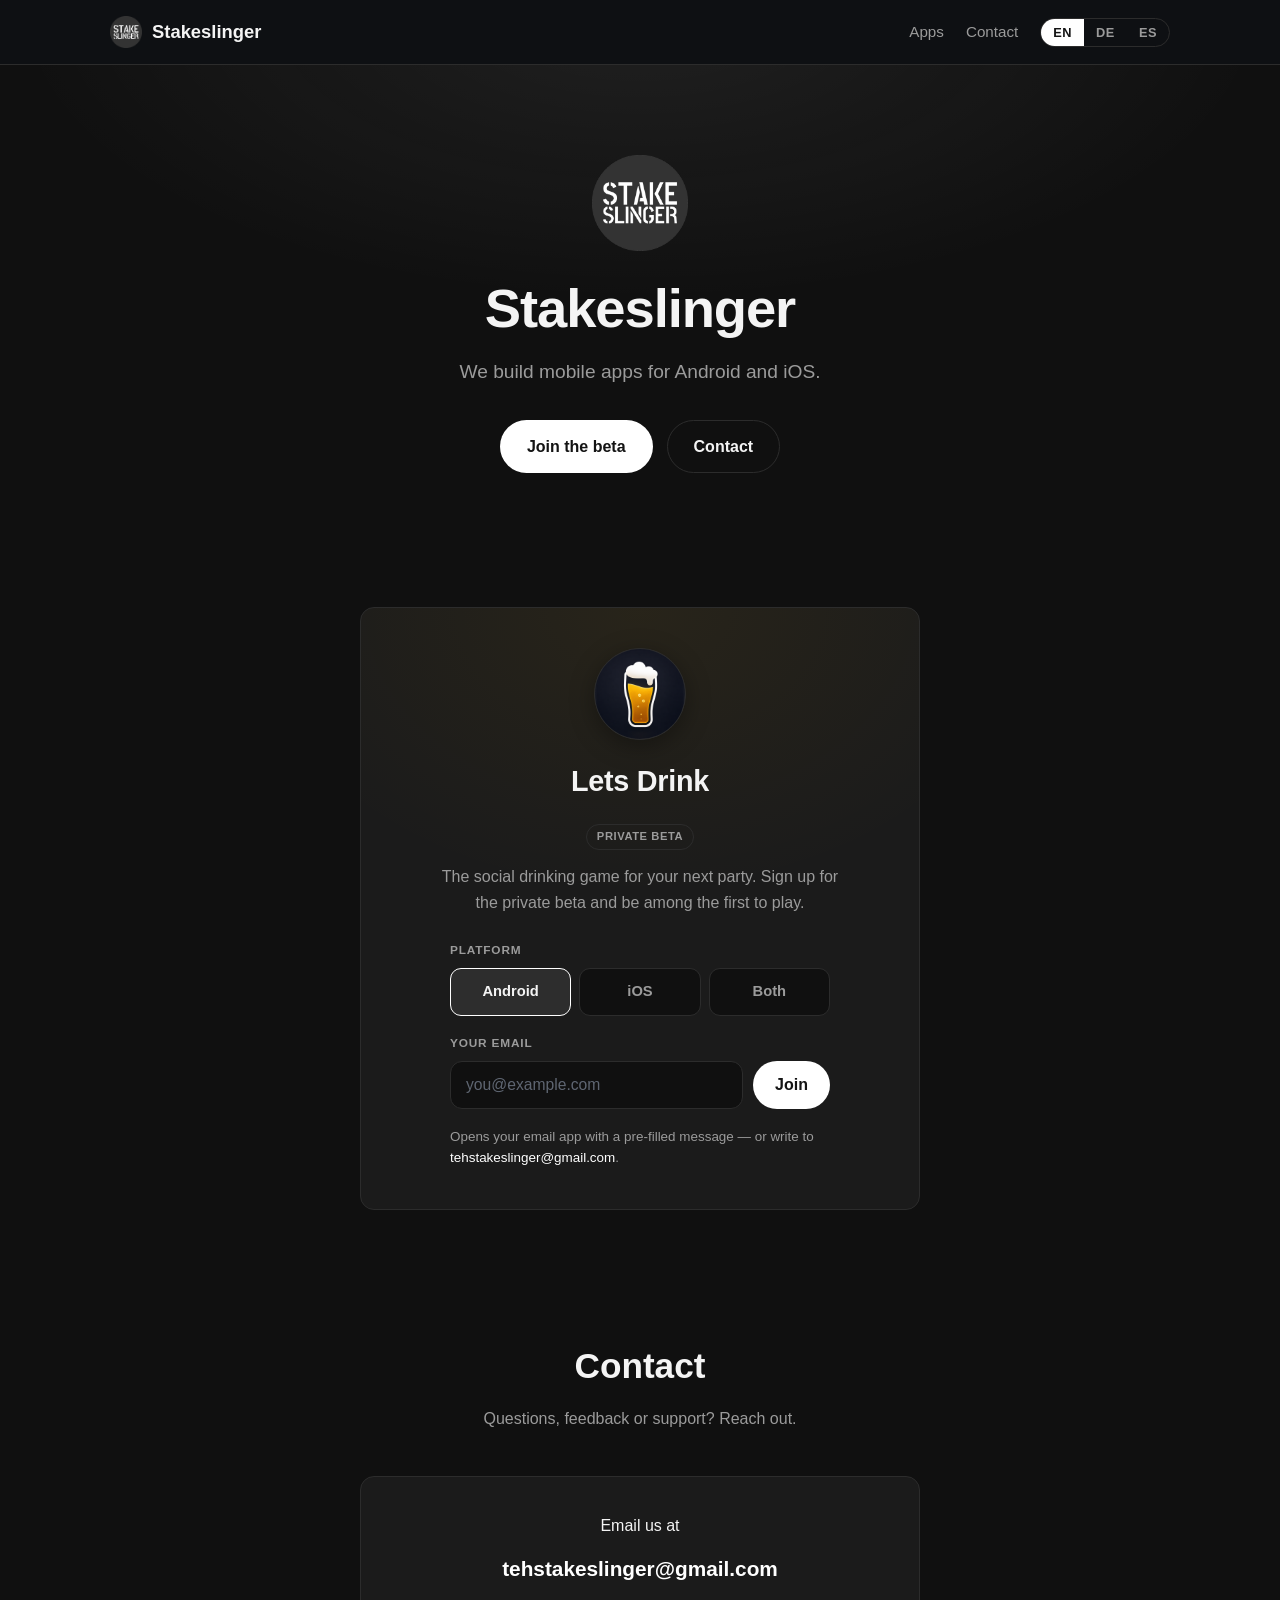
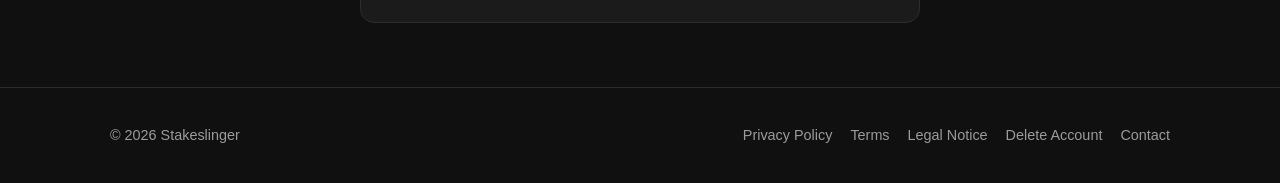
<file: index.html>
<!DOCTYPE html>
<html lang="en">
<head>
  <meta charset="UTF-8">
  <meta name="viewport" content="width=device-width, initial-scale=1.0">
  <title>Stakeslinger — Mobile Apps</title>
  <meta name="description" content="Stakeslinger builds mobile apps for Android and iOS. Learn about our apps and get in touch.">
  <meta name="author" content="Stakeslinger">
  <meta name="robots" content="index, follow">
  <link rel="canonical" href="https://stakeslinger.com/">

  <!-- Open Graph -->
  <meta property="og:type" content="website">
  <meta property="og:url" content="https://stakeslinger.com/">
  <meta property="og:title" content="Stakeslinger — Mobile Apps">
  <meta property="og:description" content="Stakeslinger builds mobile apps for Android and iOS.">
  <meta property="og:image" content="https://stakeslinger.com/images/og-image.png">
  <meta property="og:site_name" content="Stakeslinger">

  <!-- Twitter -->
  <meta name="twitter:card" content="summary_large_image">
  <meta name="twitter:title" content="Stakeslinger — Mobile Apps">
  <meta name="twitter:description" content="Stakeslinger builds mobile apps for Android and iOS.">
  <meta name="twitter:image" content="https://stakeslinger.com/images/og-image.png">

  <!-- Icons / PWA -->
  <link rel="icon" href="/favicon.ico" sizes="any">
  <link rel="icon" type="image/png" href="/icons/icon-32.png">
  <link rel="apple-touch-icon" href="/icons/icon-192.png">
  <link rel="manifest" href="/manifest.json">
  <meta name="theme-color" content="#101010">

  <link rel="stylesheet" href="/css/style.css?v=20260602">

  <!-- Structured Data -->
  <script type="application/ld+json">
  {
    "@context": "https://schema.org",
    "@type": "Organization",
    "name": "Stakeslinger",
    "url": "https://stakeslinger.com",
    "logo": "https://stakeslinger.com/images/logo.png",
    "email": "tehstakeslinger@gmail.com"
  }
  </script>
</head>
<body>
  <header class="site-header">
    <div class="container nav">
      <a class="brand" href="/">
        <img src="/images/logo.png" alt="Stakeslinger" onerror="this.style.display='none'">
        <span>Stakeslinger</span>
      </a>
      <nav class="nav-links">
        <a href="#apps" class="hide-mobile"><span data-lang="en">Apps</span><span data-lang="de">Apps</span><span data-lang="es">Apps</span></a>
        <a href="#contact" class="hide-mobile"><span data-lang="en">Contact</span><span data-lang="de">Kontakt</span><span data-lang="es">Contacto</span></a>
        <div class="lang-toggle">
          <button data-set-lang="en">EN</button>
          <button data-set-lang="de">DE</button>
          <button data-set-lang="es">ES</button>
        </div>
      </nav>
    </div>
  </header>

  <!-- Hero -->
  <section class="hero">
    <div class="container">
      <img class="logo" src="/images/logo.png" alt="Stakeslinger" onerror="this.style.display='none'">
      <h1>Stakeslinger</h1>
      <p class="lead">
        <span data-lang="en">We build mobile apps for Android and iOS.</span>
        <span data-lang="de">Wir entwickeln mobile Apps für Android und iOS.</span><span data-lang="es">Desarrollamos apps móviles para Android e iOS.</span>
      </p>
      <div class="btn-row">
        <a class="btn btn-primary" href="#apps"><span data-lang="en">Join the beta</span><span data-lang="de">Beta beitreten</span><span data-lang="es">Unirme a la beta</span></a>
        <a class="btn btn-ghost" href="#contact"><span data-lang="en">Contact</span><span data-lang="de">Kontakt</span><span data-lang="es">Contacto</span></a>
      </div>
    </div>
  </section>

  <!-- App: Lets Drink (Beta) -->
  <section id="apps">
    <div class="container">
      <div class="card app-card app-solo">
        <div class="app-icon app-icon-img"><img src="/icons/play_store_icon_512.png" alt="Lets Drink app icon"></div>
        <h3>Lets Drink</h3>
        <span class="badge soon"><span data-lang="en">Private Beta</span><span data-lang="de">Private Beta</span><span data-lang="es">Beta privada</span></span>
        <p style="margin-top:14px;">
          <span data-lang="en">The social drinking game for your next party. Sign up for the private beta and be among the first to play.</span>
          <span data-lang="de">Das Trinkspiel für deine nächste Party. Melde dich für die private Beta an und sei von Anfang an dabei.</span>
          <span data-lang="es">El juego para beber en tu próxima fiesta. Regístrate en la beta privada y sé de los primeros en jugar.</span>
        </p>

        <form class="form" id="betaForm">
          <label>
            <span data-lang="en">Platform</span><span data-lang="de">Plattform</span><span data-lang="es">Plataforma</span>
          </label>
          <div class="segment">
            <input type="radio" id="pf-and" name="platform" value="Android" checked>
            <label for="pf-and">Android</label>
            <input type="radio" id="pf-ios" name="platform" value="iOS">
            <label for="pf-ios">iOS</label>
            <input type="radio" id="pf-both" name="platform" value="Android + iOS">
            <label for="pf-both"><span data-lang="en">Both</span><span data-lang="de">Beide</span><span data-lang="es">Ambos</span></label>
          </div>

          <label for="beta-email">
            <span data-lang="en">Your email</span><span data-lang="de">Deine E-Mail</span><span data-lang="es">Tu correo</span>
          </label>
          <div class="field-inline">
            <input type="email" id="beta-email" name="email" required autocomplete="email" placeholder="you@example.com">
            <button type="submit" class="btn btn-primary">
              <span data-lang="en">Join</span><span data-lang="de">Beitreten</span><span data-lang="es">Unirme</span>
            </button>
          </div>

          <p class="note">
            <span data-lang="en">Opens your email app with a pre-filled message — or write to </span>
            <span data-lang="de">Öffnet deine E-Mail-App mit vorausgefüllter Nachricht — oder schreib an </span>
            <span data-lang="es">Abre tu app de correo con un mensaje predefinido — o escríbenos a </span>
            <a href="mailto:tehstakeslinger@gmail.com?subject=Lets%20Drink%20Beta%20signup">tehstakeslinger@gmail.com</a>.
          </p>
        </form>
      </div>
    </div>
  </section>

  <!-- Contact -->
  <section id="contact">
    <div class="container">
      <h2><span data-lang="en">Contact</span><span data-lang="de">Kontakt</span><span data-lang="es">Contacto</span></h2>
      <p class="sub">
        <span data-lang="en">Questions, feedback or support? Reach out.</span>
        <span data-lang="de">Fragen, Feedback oder Support? Melde dich.</span><span data-lang="es">¿Preguntas, comentarios o soporte? Escríbenos.</span>
      </p>
      <div class="contact-box">
        <p style="margin-bottom:14px;">
          <span data-lang="en">Email us at</span>
          <span data-lang="de">Schreib uns an</span><span data-lang="es">Escríbenos a</span>
        </p>
        <a class="email" href="mailto:tehstakeslinger@gmail.com">tehstakeslinger@gmail.com</a>
      </div>
    </div>
  </section>

  <footer class="site-footer">
    <div class="container footer-inner">
      <div>© <span id="year">2026</span> Stakeslinger</div>
      <nav class="footer-links">
        <a href="/privacy-policy.html"><span data-lang="en">Privacy Policy</span><span data-lang="de">Datenschutz</span><span data-lang="es">Privacidad</span></a>
        <a href="/terms.html"><span data-lang="en">Terms</span><span data-lang="de">AGB</span><span data-lang="es">Términos</span></a>
        <a href="/impressum.html"><span data-lang="en">Legal Notice</span><span data-lang="de">Rechtliches</span><span data-lang="es">Aviso legal</span></a>
        <a href="/delete-account.html"><span data-lang="en">Delete Account</span><span data-lang="de">Konto löschen</span><span data-lang="es">Eliminar cuenta</span></a>
        <a href="mailto:tehstakeslinger@gmail.com"><span data-lang="en">Contact</span><span data-lang="de">Kontakt</span><span data-lang="es">Contacto</span></a>
      </nav>
    </div>
  </footer>

  <script src="/js/main.js?v=20260602"></script>
  <script>
    document.getElementById("betaForm").addEventListener("submit", function (e) {
      e.preventDefault();
      var email = document.getElementById("beta-email").value || "(not provided)";
      var pf = document.querySelector('input[name="platform"]:checked');
      var platform = pf ? pf.value : "(not specified)";
      var subject = "Lets Drink Beta signup";
      var body =
        "Lets Drink — private beta signup\n\n" +
        "Email: " + email + "\n" +
        "Platform: " + platform + "\n\n" +
        "Please add me to the Lets Drink beta.";
      window.location.href =
        "mailto:tehstakeslinger@gmail.com?subject=" +
        encodeURIComponent(subject) + "&body=" + encodeURIComponent(body);
    });
  </script>
</body>
</html>
</file>
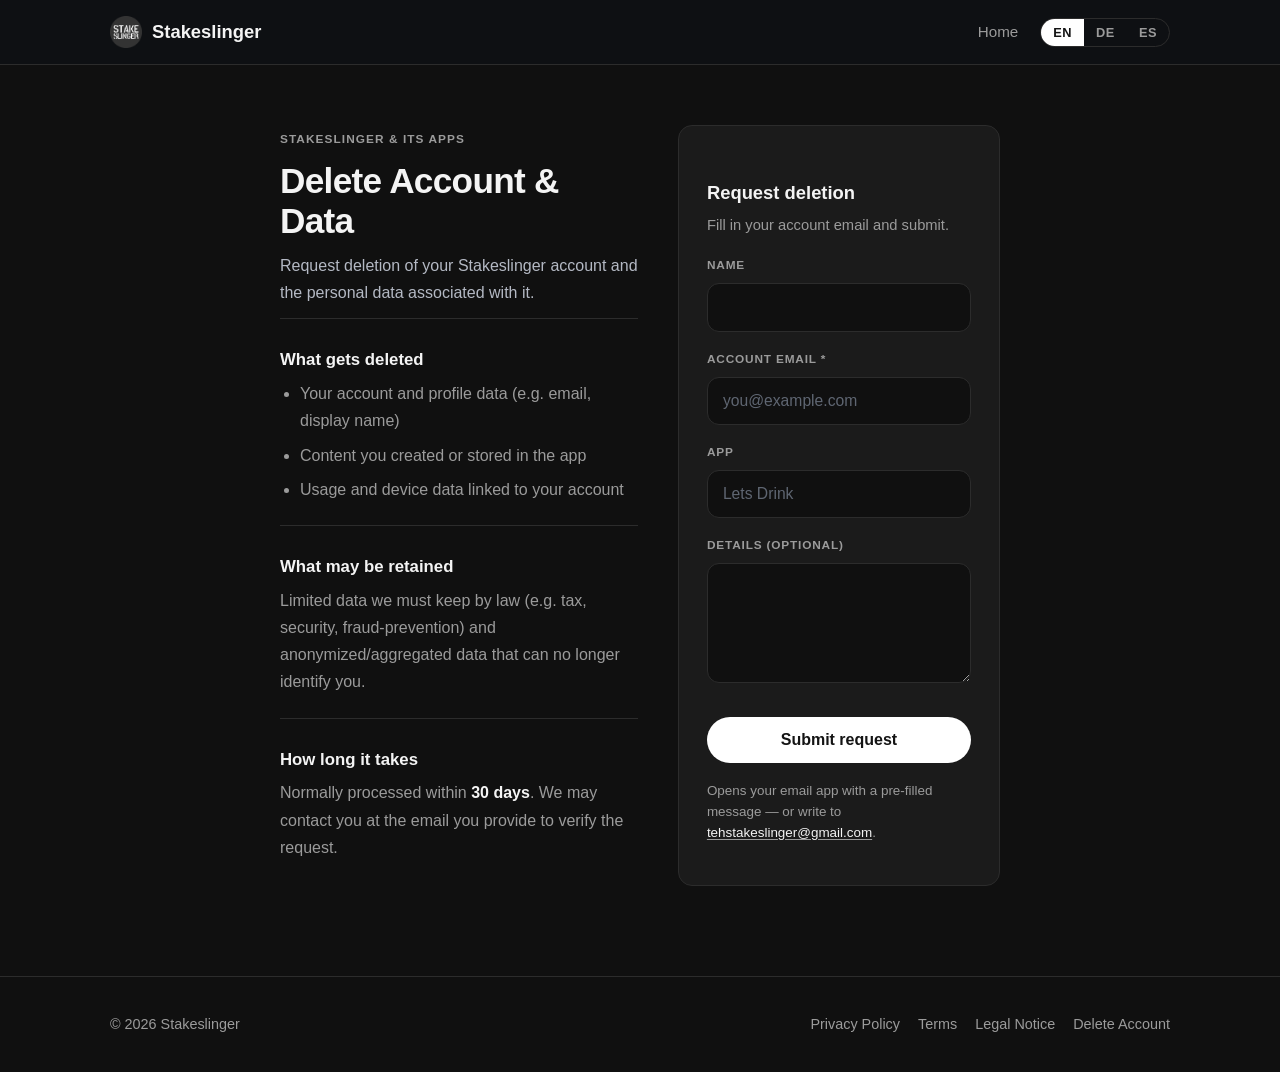
<file: delete-account.html>
<!DOCTYPE html>
<html lang="en">
<head>
  <meta charset="UTF-8">
  <meta name="viewport" content="width=device-width, initial-scale=1.0">
  <title>Delete Account &amp; Data — Stakeslinger</title>
  <meta name="description" content="Request deletion of your Stakeslinger account and associated personal data.">
  <meta name="robots" content="index, follow">
  <link rel="canonical" href="https://stakeslinger.com/delete-account.html">
  <link rel="icon" href="/favicon.ico" sizes="any">
  <link rel="icon" type="image/png" href="/icons/icon-32.png">
  <meta name="theme-color" content="#101010">
  <link rel="stylesheet" href="/css/style.css?v=20260602">
</head>
<body>
  <header class="site-header">
    <div class="container nav">
      <a class="brand" href="/">
        <img src="/images/logo.png" alt="Stakeslinger" onerror="this.style.display='none'">
        <span>Stakeslinger</span>
      </a>
      <nav class="nav-links">
        <a href="/" class="hide-mobile"><span data-lang="en">Home</span><span data-lang="de">Start</span><span data-lang="es">Inicio</span></a>
        <div class="lang-toggle">
          <button data-set-lang="en">EN</button>
          <button data-set-lang="de">DE</button>
          <button data-set-lang="es">ES</button>
        </div>
      </nav>
    </div>
  </header>

  <main class="container legal">
    <div class="dl-grid">

      <!-- ===== INFO COLUMN ===== -->
      <div class="dl-info">
        <div data-lang="en">
          <span class="eyebrow">Stakeslinger &amp; its apps</span>
          <h1>Delete Account &amp; Data</h1>
          <p>Request deletion of your Stakeslinger account and the personal data associated with it.</p>
          <div class="item">
            <h2>What gets deleted</h2>
            <ul>
              <li>Your account and profile data (e.g. email, display name)</li>
              <li>Content you created or stored in the app</li>
              <li>Usage and device data linked to your account</li>
            </ul>
          </div>
          <div class="item">
            <h2>What may be retained</h2>
            <p>Limited data we must keep by law (e.g. tax, security, fraud-prevention) and anonymized/aggregated data that can no longer identify you.</p>
          </div>
          <div class="item">
            <h2>How long it takes</h2>
            <p>Normally processed within <strong>30 days</strong>. We may contact you at the email you provide to verify the request.</p>
          </div>
        </div>

        <div data-lang="de">
          <span class="eyebrow">Stakeslinger &amp; seine Apps</span>
          <h1>Konto &amp; Daten löschen</h1>
          <p>Beantragen Sie die Löschung Ihres Stakeslinger-Kontos und der damit verbundenen personenbezogenen Daten.</p>
          <div class="item">
            <h2>Was gelöscht wird</h2>
            <ul>
              <li>Ihr Konto und Profildaten (z. B. E-Mail, Anzeigename)</li>
              <li>In der App erstellte oder gespeicherte Inhalte</li>
              <li>Mit Ihrem Konto verknüpfte Nutzungs- und Gerätedaten</li>
            </ul>
          </div>
          <div class="item">
            <h2>Was aufbewahrt werden kann</h2>
            <p>Begrenzte gesetzlich erforderliche Daten (z. B. Steuer, Sicherheit, Betrugsprävention) sowie anonymisierte/aggregierte Daten, die Sie nicht mehr identifizieren.</p>
          </div>
          <div class="item">
            <h2>Dauer</h2>
            <p>In der Regel innerhalb von <strong>30 Tagen</strong> bearbeitet. Wir können Sie zur Bestätigung unter der angegebenen E-Mail kontaktieren.</p>
          </div>
        </div>

        <div data-lang="es">
          <span class="eyebrow">Stakeslinger y sus apps</span>
          <h1>Eliminar cuenta y datos</h1>
          <p>Solicite la eliminación de su cuenta de Stakeslinger y de los datos personales asociados.</p>
          <div class="item">
            <h2>Qué se elimina</h2>
            <ul>
              <li>Su cuenta y datos de perfil (p. ej., correo, nombre visible)</li>
              <li>Contenido que creó o almacenó en la app</li>
              <li>Datos de uso y de dispositivo vinculados a su cuenta</li>
            </ul>
          </div>
          <div class="item">
            <h2>Qué puede conservarse</h2>
            <p>Datos limitados que la ley exige conservar (p. ej., fiscales, seguridad, prevención de fraude) y datos anonimizados/agregados que ya no permiten identificarle.</p>
          </div>
          <div class="item">
            <h2>Cuánto tarda</h2>
            <p>Normalmente en un plazo de <strong>30 días</strong>. Podemos contactarle en el correo indicado para verificar la solicitud.</p>
          </div>
        </div>
      </div>

      <!-- ===== FORM COLUMN ===== -->
      <div class="dl-form form-card">
        <h3>
          <span data-lang="en">Request deletion</span><span data-lang="de">Löschung beantragen</span><span data-lang="es">Solicitar eliminación</span>
        </h3>
        <p class="hint">
          <span data-lang="en">Fill in your account email and submit.</span>
          <span data-lang="de">Konto-E-Mail eintragen und absenden.</span>
          <span data-lang="es">Indique el correo de su cuenta y envíe.</span>
        </p>

        <form class="form" id="deleteForm">
          <label for="name">
            <span data-lang="en">Name</span><span data-lang="de">Name</span><span data-lang="es">Nombre</span>
          </label>
          <input type="text" id="name" name="name" autocomplete="name">

          <label for="email">
            <span data-lang="en">Account email *</span><span data-lang="de">Konto-E-Mail *</span><span data-lang="es">Correo de la cuenta *</span>
          </label>
          <input type="email" id="email" name="email" required autocomplete="email" placeholder="you@example.com">

          <label for="app">
            <span data-lang="en">App</span><span data-lang="de">App</span><span data-lang="es">Aplicación</span>
          </label>
          <input type="text" id="app" name="app" placeholder="Lets Drink">

          <label for="reason">
            <span data-lang="en">Details (optional)</span><span data-lang="de">Details (optional)</span><span data-lang="es">Detalles (opcional)</span>
          </label>
          <textarea id="reason" name="reason"></textarea>

          <button type="submit" class="btn btn-primary">
            <span data-lang="en">Submit request</span><span data-lang="de">Anfrage senden</span><span data-lang="es">Enviar solicitud</span>
          </button>

          <p class="note">
            <span data-lang="en">Opens your email app with a pre-filled message — or write to </span>
            <span data-lang="de">Öffnet Ihre E-Mail-App mit vorausgefüllter Nachricht — oder schreiben Sie an </span>
            <span data-lang="es">Abre su app de correo con un mensaje predefinido — o escríbanos a </span>
            <a href="mailto:tehstakeslinger@gmail.com?subject=Data%20deletion%20request">tehstakeslinger@gmail.com</a>.
          </p>
        </form>
      </div>

    </div>
  </main>

  <footer class="site-footer">
    <div class="container footer-inner">
      <div>© <span id="year">2026</span> Stakeslinger</div>
      <nav class="footer-links">
        <a href="/privacy-policy.html"><span data-lang="en">Privacy Policy</span><span data-lang="de">Datenschutz</span><span data-lang="es">Privacidad</span></a>
        <a href="/terms.html"><span data-lang="en">Terms</span><span data-lang="de">AGB</span><span data-lang="es">Términos</span></a>
        <a href="/impressum.html"><span data-lang="en">Legal Notice</span><span data-lang="de">Rechtliches</span><span data-lang="es">Aviso legal</span></a>
        <a href="/delete-account.html"><span data-lang="en">Delete Account</span><span data-lang="de">Konto löschen</span><span data-lang="es">Eliminar cuenta</span></a>
      </nav>
    </div>
  </footer>

  <script src="/js/main.js?v=20260602"></script>
  <script>
    document.getElementById("deleteForm").addEventListener("submit", function (e) {
      e.preventDefault();
      var name = document.getElementById("name").value || "(not provided)";
      var email = document.getElementById("email").value || "(not provided)";
      var app = document.getElementById("app").value || "(not provided)";
      var reason = document.getElementById("reason").value || "(none)";
      var subject = "Data deletion request";
      var body =
        "Account/data deletion request\n\n" +
        "Name: " + name + "\n" +
        "Account email: " + email + "\n" +
        "App: " + app + "\n" +
        "Details: " + reason + "\n\n" +
        "I request deletion of my Stakeslinger account and associated personal data.";
      window.location.href =
        "mailto:tehstakeslinger@gmail.com?subject=" +
        encodeURIComponent(subject) + "&body=" + encodeURIComponent(body);
    });
  </script>
</body>
</html>
</file>
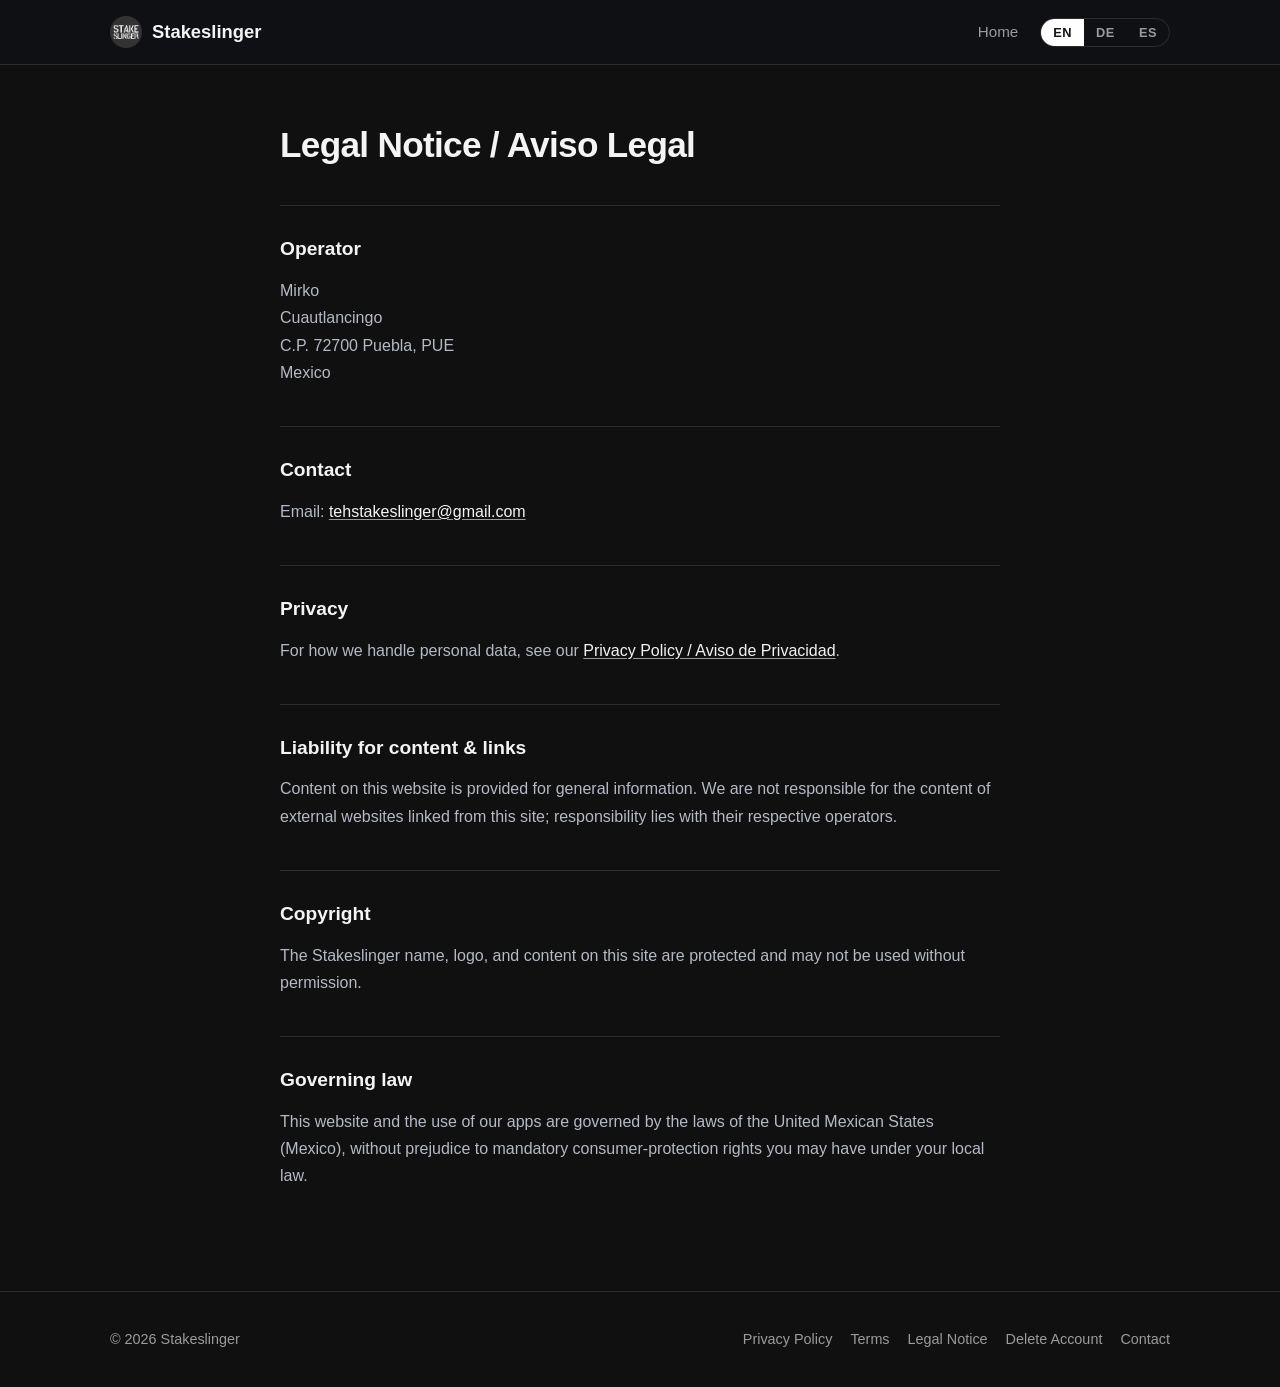
<file: impressum.html>
<!DOCTYPE html>
<html lang="en">
<head>
  <meta charset="UTF-8">
  <meta name="viewport" content="width=device-width, initial-scale=1.0">
  <title>Legal Notice — Stakeslinger</title>
  <meta name="description" content="Legal notice / Aviso Legal for Stakeslinger (Mexico).">
  <meta name="robots" content="index, follow">
  <link rel="canonical" href="https://stakeslinger.com/impressum.html">
  <link rel="icon" href="/favicon.ico" sizes="any">
  <link rel="icon" type="image/png" href="/icons/icon-32.png">
  <meta name="theme-color" content="#101010">
  <link rel="stylesheet" href="/css/style.css?v=20260602">
</head>
<body>
  <header class="site-header">
    <div class="container nav">
      <a class="brand" href="/">
        <img src="/images/logo.png" alt="Stakeslinger" onerror="this.style.display='none'">
        <span>Stakeslinger</span>
      </a>
      <nav class="nav-links">
        <a href="/" class="hide-mobile"><span data-lang="en">Home</span><span data-lang="de">Start</span><span data-lang="es">Inicio</span></a>
        <div class="lang-toggle">
          <button data-set-lang="en">EN</button>
          <button data-set-lang="de">DE</button>
          <button data-set-lang="es">ES</button>
        </div>
      </nav>
    </div>
  </header>

  <main class="container legal">
    <div data-lang="en">
      <h1>Legal Notice / Aviso Legal</h1>

      <h2>Operator</h2>
      <p>
        Mirko<br>
        Cuautlancingo<br>
        C.P. 72700 Puebla, PUE<br>
        Mexico
      </p>

      <h2>Contact</h2>
      <p>
        Email: <a href="mailto:tehstakeslinger@gmail.com">tehstakeslinger@gmail.com</a>
      </p>

      <h2>Privacy</h2>
      <p>For how we handle personal data, see our
      <a href="/privacy-policy.html">Privacy Policy / Aviso de Privacidad</a>.</p>

      <h2>Liability for content &amp; links</h2>
      <p>Content on this website is provided for general information. We are not responsible for the content
      of external websites linked from this site; responsibility lies with their respective operators.</p>

      <h2>Copyright</h2>
      <p>The Stakeslinger name, logo, and content on this site are protected and may not be used without
      permission.</p>

      <h2>Governing law</h2>
      <p>This website and the use of our apps are governed by the laws of the United Mexican States (Mexico),
      without prejudice to mandatory consumer-protection rights you may have under your local law.</p>
    </div>

    <div data-lang="de">
      <h1>Rechtlicher Hinweis / Aviso Legal</h1>

      <h2>Betreiber</h2>
      <p>
        Mirko<br>
        Cuautlancingo<br>
        C.P. 72700 Puebla, PUE<br>
        Mexiko
      </p>

      <h2>Kontakt</h2>
      <p>
        E-Mail: <a href="mailto:tehstakeslinger@gmail.com">tehstakeslinger@gmail.com</a>
      </p>

      <h2>Datenschutz</h2>
      <p>Wie wir personenbezogene Daten verarbeiten, lesen Sie in unserer
      <a href="/privacy-policy.html">Datenschutzerklärung / Aviso de Privacidad</a>.</p>

      <h2>Haftung für Inhalte &amp; Links</h2>
      <p>Inhalte dieser Website dienen der allgemeinen Information. Für Inhalte externer, von dieser Seite
      verlinkter Websites sind wir nicht verantwortlich; verantwortlich ist der jeweilige Anbieter.</p>

      <h2>Urheberrecht</h2>
      <p>Name, Logo und Inhalte von Stakeslinger sind geschützt und dürfen nicht ohne Erlaubnis verwendet werden.</p>

      <h2>Anwendbares Recht</h2>
      <p>Diese Website und die Nutzung unserer Apps unterliegen dem Recht der Vereinigten Mexikanischen
      Staaten (Mexiko), unbeschadet zwingender Verbraucherschutzrechte nach Ihrem lokalen Recht.</p>
    </div>

    <div data-lang="es">
      <h1>Aviso Legal</h1>

      <h2>Responsable</h2>
      <p>
        Mirko<br>
        Cuautlancingo<br>
        C.P. 72700 Puebla, PUE<br>
        México
      </p>

      <h2>Contacto</h2>
      <p>
        Correo: <a href="mailto:tehstakeslinger@gmail.com">tehstakeslinger@gmail.com</a>
      </p>

      <h2>Privacidad</h2>
      <p>Para conocer cómo tratamos los datos personales, consulte nuestro
      <a href="/privacy-policy.html">Aviso de Privacidad</a>.</p>

      <h2>Responsabilidad por contenido y enlaces</h2>
      <p>El contenido de este sitio se ofrece con fines informativos generales. No somos responsables del
      contenido de sitios externos enlazados desde aquí; la responsabilidad corresponde a sus respectivos operadores.</p>

      <h2>Derechos de autor</h2>
      <p>El nombre, el logotipo y el contenido de Stakeslinger están protegidos y no pueden usarse sin autorización.</p>

      <h2>Ley aplicable</h2>
      <p>Este sitio web y el uso de nuestras apps se rigen por las leyes de los Estados Unidos Mexicanos
      (México), sin perjuicio de los derechos imperativos de protección al consumidor que le correspondan
      conforme a su legislación local.</p>
    </div>
  </main>

  <footer class="site-footer">
    <div class="container footer-inner">
      <div>© <span id="year">2026</span> Stakeslinger</div>
      <nav class="footer-links">
        <a href="/privacy-policy.html"><span data-lang="en">Privacy Policy</span><span data-lang="de">Datenschutz</span><span data-lang="es">Privacidad</span></a>
        <a href="/terms.html"><span data-lang="en">Terms</span><span data-lang="de">AGB</span><span data-lang="es">Términos</span></a>
        <a href="/impressum.html"><span data-lang="en">Legal Notice</span><span data-lang="de">Rechtliches</span><span data-lang="es">Aviso legal</span></a>
        <a href="/delete-account.html"><span data-lang="en">Delete Account</span><span data-lang="de">Konto löschen</span><span data-lang="es">Eliminar cuenta</span></a>
        <a href="mailto:tehstakeslinger@gmail.com"><span data-lang="en">Contact</span><span data-lang="de">Kontakt</span><span data-lang="es">Contacto</span></a>
      </nav>
    </div>
  </footer>

  <script src="/js/main.js?v=20260602"></script>
</body>
</html>
</file>
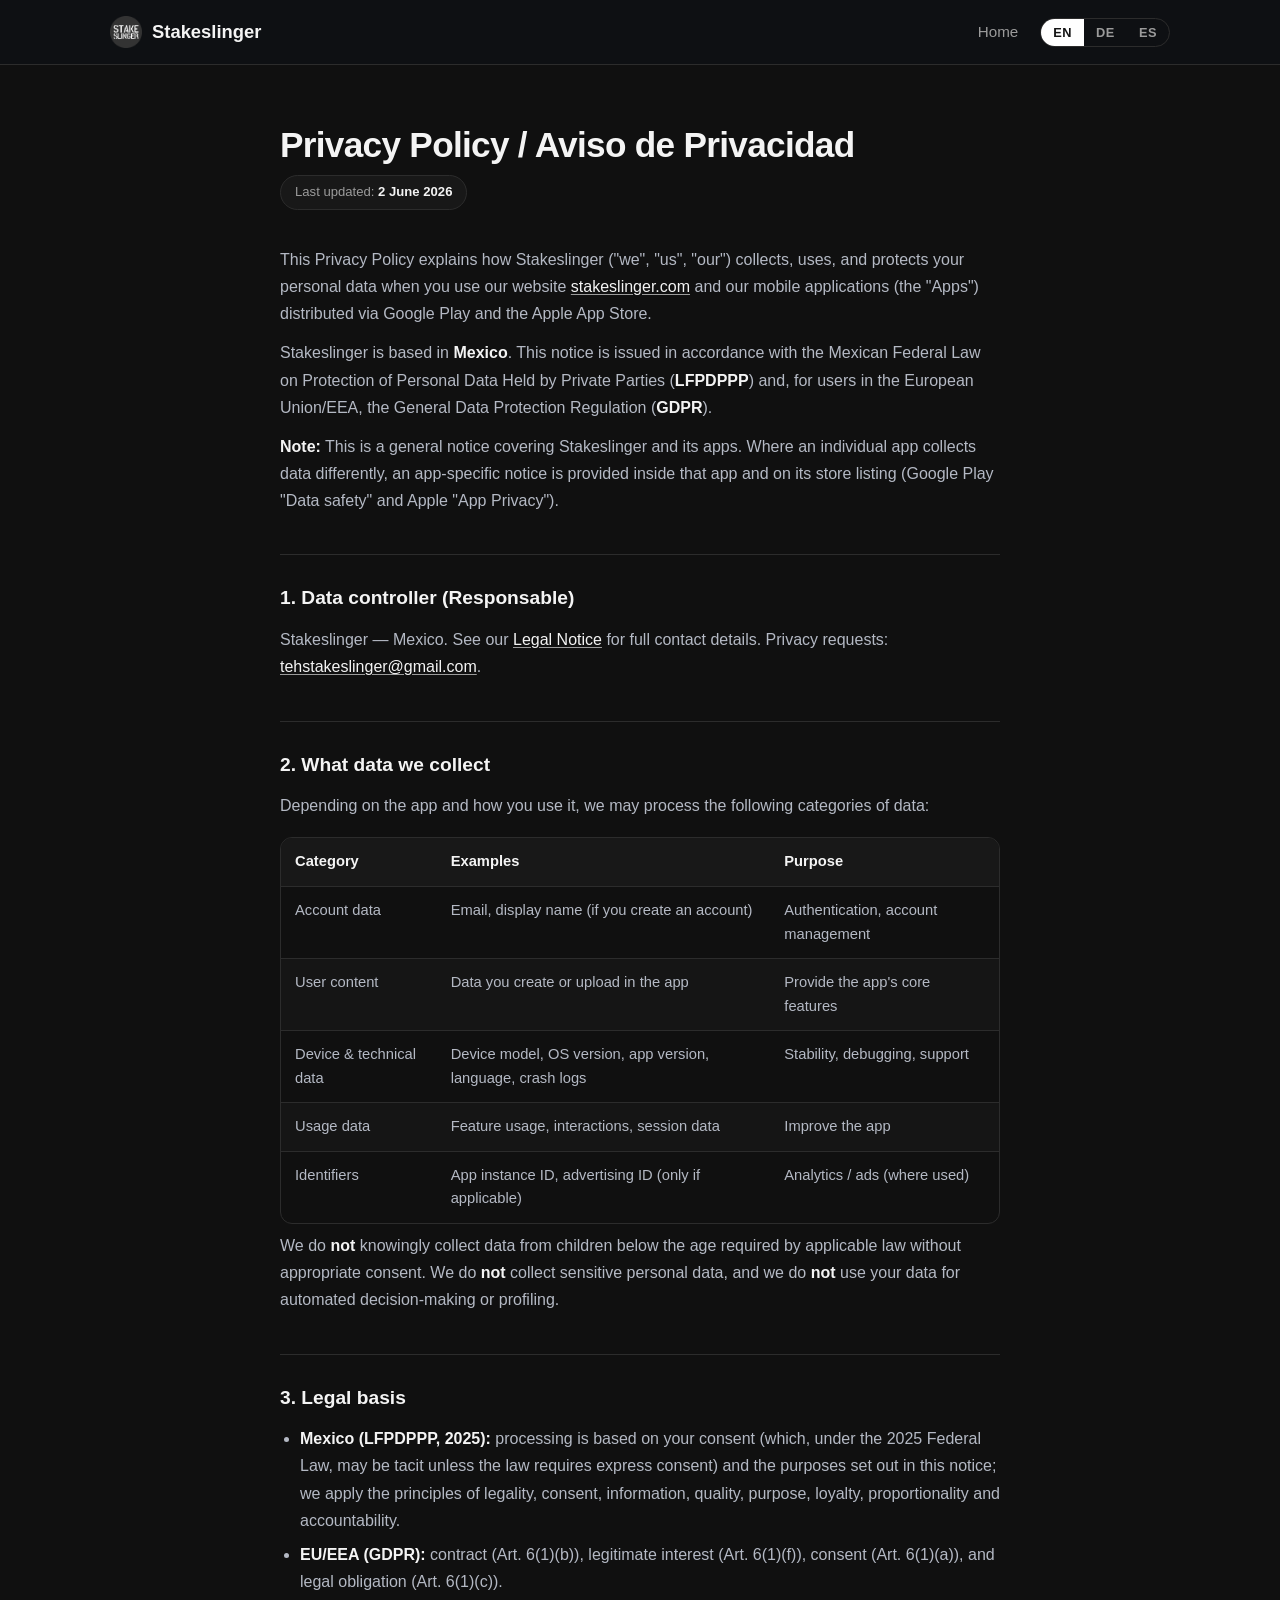
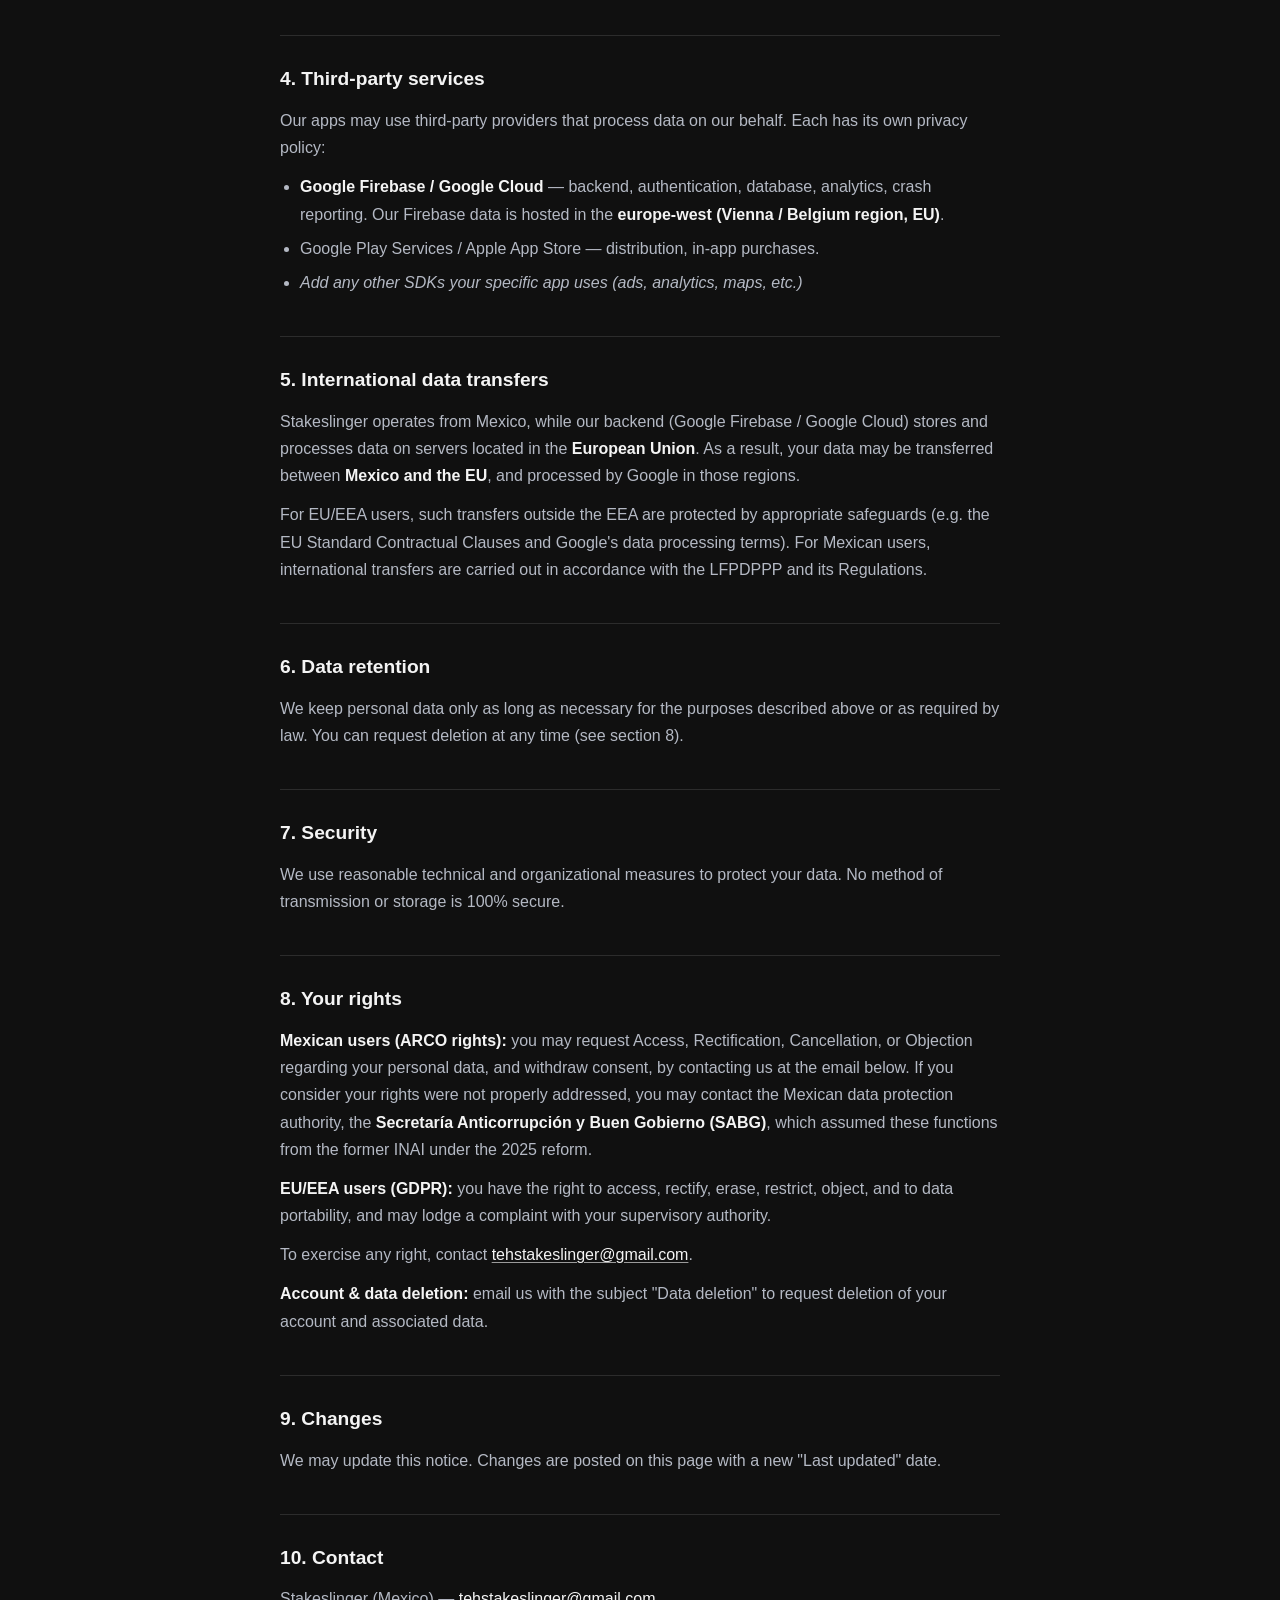
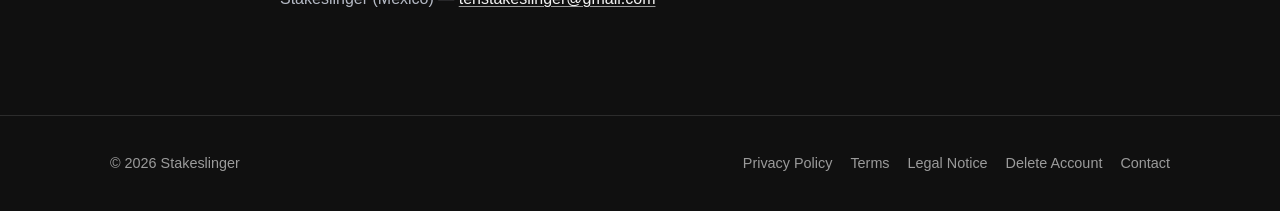
<file: privacy-policy.html>
<!DOCTYPE html>
<html lang="en">
<head>
  <meta charset="UTF-8">
  <meta name="viewport" content="width=device-width, initial-scale=1.0">
  <title>Privacy Policy — Stakeslinger</title>
  <meta name="description" content="Privacy Policy / Aviso de Privacidad for Stakeslinger and its mobile apps on Google Play and the Apple App Store.">
  <meta name="robots" content="index, follow">
  <link rel="canonical" href="https://stakeslinger.com/privacy-policy.html">
  <link rel="icon" href="/favicon.ico" sizes="any">
  <link rel="icon" type="image/png" href="/icons/icon-32.png">
  <meta name="theme-color" content="#101010">
  <link rel="stylesheet" href="/css/style.css?v=20260602">
</head>
<body>
  <header class="site-header">
    <div class="container nav">
      <a class="brand" href="/">
        <img src="/images/logo.png" alt="Stakeslinger" onerror="this.style.display='none'">
        <span>Stakeslinger</span>
      </a>
      <nav class="nav-links">
        <a href="/" class="hide-mobile"><span data-lang="en">Home</span><span data-lang="de">Start</span><span data-lang="es">Inicio</span></a>
        <div class="lang-toggle">
          <button data-set-lang="en">EN</button>
          <button data-set-lang="de">DE</button>
          <button data-set-lang="es">ES</button>
        </div>
      </nav>
    </div>
  </header>

  <main class="container legal">

    <!-- ===================== ENGLISH ===================== -->
    <div data-lang="en">
      <h1>Privacy Policy / Aviso de Privacidad</h1>
      <p class="updated">Last updated: <strong>2 June 2026</strong></p>

      <p>This Privacy Policy explains how Stakeslinger ("we", "us", "our") collects, uses, and
      protects your personal data when you use our website <a href="https://stakeslinger.com">stakeslinger.com</a>
      and our mobile applications (the "Apps") distributed via Google Play and the Apple App Store.</p>

      <p>Stakeslinger is based in <strong>Mexico</strong>. This notice is issued in accordance with the
      Mexican Federal Law on Protection of Personal Data Held by Private Parties (<strong>LFPDPPP</strong>)
      and, for users in the European Union/EEA, the General Data Protection Regulation (<strong>GDPR</strong>).</p>

      <p><strong>Note:</strong> This is a general notice covering Stakeslinger and its apps. Where an
      individual app collects data differently, an app-specific notice is provided inside that app and on
      its store listing (Google Play "Data safety" and Apple "App Privacy").</p>

      <h2>1. Data controller (Responsable)</h2>
      <p>Stakeslinger — Mexico. See our <a href="/impressum.html">Legal Notice</a> for full contact
      details. Privacy requests: <a href="mailto:tehstakeslinger@gmail.com">tehstakeslinger@gmail.com</a>.</p>

      <h2>2. What data we collect</h2>
      <p>Depending on the app and how you use it, we may process the following categories of data:</p>
      <table>
        <thead><tr><th>Category</th><th>Examples</th><th>Purpose</th></tr></thead>
        <tbody>
          <tr><td>Account data</td><td>Email, display name (if you create an account)</td><td>Authentication, account management</td></tr>
          <tr><td>User content</td><td>Data you create or upload in the app</td><td>Provide the app's core features</td></tr>
          <tr><td>Device &amp; technical data</td><td>Device model, OS version, app version, language, crash logs</td><td>Stability, debugging, support</td></tr>
          <tr><td>Usage data</td><td>Feature usage, interactions, session data</td><td>Improve the app</td></tr>
          <tr><td>Identifiers</td><td>App instance ID, advertising ID (only if applicable)</td><td>Analytics / ads (where used)</td></tr>
        </tbody>
      </table>
      <p>We do <strong>not</strong> knowingly collect data from children below the age required by
      applicable law without appropriate consent. We do <strong>not</strong> collect sensitive personal data,
      and we do <strong>not</strong> use your data for automated decision-making or profiling.</p>

      <h2>3. Legal basis</h2>
      <ul>
        <li><strong>Mexico (LFPDPPP, 2025):</strong> processing is based on your consent (which, under the
        2025 Federal Law, may be tacit unless the law requires express consent) and the purposes set out in
        this notice; we apply the principles of legality, consent, information, quality, purpose, loyalty,
        proportionality and accountability.</li>
        <li><strong>EU/EEA (GDPR):</strong> contract (Art. 6(1)(b)), legitimate interest (Art. 6(1)(f)),
        consent (Art. 6(1)(a)), and legal obligation (Art. 6(1)(c)).</li>
      </ul>

      <h2>4. Third-party services</h2>
      <p>Our apps may use third-party providers that process data on our behalf. Each has its own privacy policy:</p>
      <ul>
        <li><strong>Google Firebase / Google Cloud</strong> — backend, authentication, database, analytics,
        crash reporting. Our Firebase data is hosted in the <strong>europe-west (Vienna / Belgium region, EU)</strong>.</li>
        <li>Google Play Services / Apple App Store — distribution, in-app purchases.</li>
        <li><em>Add any other SDKs your specific app uses (ads, analytics, maps, etc.)</em></li>
      </ul>

      <h2>5. International data transfers</h2>
      <p>Stakeslinger operates from Mexico, while our backend (Google Firebase / Google Cloud) stores and
      processes data on servers located in the <strong>European Union</strong>. As a result, your data may
      be transferred between <strong>Mexico and the EU</strong>, and processed by Google in those regions.</p>
      <p>For EU/EEA users, such transfers outside the EEA are protected by appropriate safeguards (e.g. the
      EU Standard Contractual Clauses and Google's data processing terms). For Mexican users, international
      transfers are carried out in accordance with the LFPDPPP and its Regulations.</p>

      <h2>6. Data retention</h2>
      <p>We keep personal data only as long as necessary for the purposes described above or as required by
      law. You can request deletion at any time (see section 8).</p>

      <h2>7. Security</h2>
      <p>We use reasonable technical and organizational measures to protect your data. No method of
      transmission or storage is 100% secure.</p>

      <h2>8. Your rights</h2>
      <p><strong>Mexican users (ARCO rights):</strong> you may request Access, Rectification, Cancellation,
      or Objection regarding your personal data, and withdraw consent, by contacting us at the email below.
      If you consider your rights were not properly addressed, you may contact the Mexican data protection
      authority, the <strong>Secretaría Anticorrupción y Buen Gobierno (SABG)</strong>, which assumed these
      functions from the former INAI under the 2025 reform.</p>
      <p><strong>EU/EEA users (GDPR):</strong> you have the right to access, rectify, erase, restrict,
      object, and to data portability, and may lodge a complaint with your supervisory authority.</p>
      <p>To exercise any right, contact <a href="mailto:tehstakeslinger@gmail.com">tehstakeslinger@gmail.com</a>.</p>
      <p><strong>Account &amp; data deletion:</strong> email us with the subject "Data deletion" to request
      deletion of your account and associated data.</p>

      <h2>9. Changes</h2>
      <p>We may update this notice. Changes are posted on this page with a new "Last updated" date.</p>

      <h2>10. Contact</h2>
      <p>Stakeslinger (Mexico) — <a href="mailto:tehstakeslinger@gmail.com">tehstakeslinger@gmail.com</a></p>
    </div>

    <!-- ===================== DEUTSCH ===================== -->
    <div data-lang="de">
      <h1>Datenschutzerklärung / Aviso de Privacidad</h1>
      <p class="updated">Zuletzt aktualisiert: <strong>2. Juni 2026</strong></p>

      <p>Diese Datenschutzerklärung erläutert, wie Stakeslinger („wir", „uns") personenbezogene Daten
      erhebt, verwendet und schützt, wenn Sie unsere Website <a href="https://stakeslinger.com">stakeslinger.com</a>
      und unsere mobilen Apps (die „Apps") über Google Play und den Apple App Store nutzen.</p>

      <p>Stakeslinger hat seinen Sitz in <strong>Mexiko</strong>. Diese Erklärung erfolgt nach dem
      mexikanischen Bundesgesetz zum Schutz personenbezogener Daten im Besitz Privater
      (<strong>LFPDPPP</strong>) und – für Nutzer in der EU/im EWR – nach der
      Datenschutz-Grundverordnung (<strong>DSGVO</strong>).</p>

      <p><strong>Hinweis:</strong> Dies ist eine allgemeine Erklärung für Stakeslinger und seine Apps.
      Soweit eine einzelne App Daten abweichend verarbeitet, finden Sie einen app-spezifischen Hinweis in
      der App sowie im Store-Eintrag (Google Play „Datensicherheit" und Apple „App-Datenschutz").</p>

      <h2>1. Verantwortlicher (Responsable)</h2>
      <p>Stakeslinger — Mexiko. Vollständige Kontaktangaben im <a href="/impressum.html">Rechtlichen Hinweis</a>.
      Datenschutzanfragen: <a href="mailto:tehstakeslinger@gmail.com">tehstakeslinger@gmail.com</a>.</p>

      <h2>2. Welche Daten wir verarbeiten</h2>
      <p>Je nach App und Nutzung können folgende Datenkategorien verarbeitet werden:</p>
      <table>
        <thead><tr><th>Kategorie</th><th>Beispiele</th><th>Zweck</th></tr></thead>
        <tbody>
          <tr><td>Kontodaten</td><td>E-Mail, Anzeigename (bei Konto-Erstellung)</td><td>Anmeldung, Kontoverwaltung</td></tr>
          <tr><td>Nutzerinhalte</td><td>Von Ihnen erstellte oder hochgeladene Daten</td><td>Kernfunktionen der App</td></tr>
          <tr><td>Geräte- &amp; Technikdaten</td><td>Gerätemodell, OS-Version, App-Version, Sprache, Absturzberichte</td><td>Stabilität, Fehlerbehebung, Support</td></tr>
          <tr><td>Nutzungsdaten</td><td>Funktionsnutzung, Interaktionen, Sitzungsdaten</td><td>Verbesserung der App</td></tr>
          <tr><td>Kennungen</td><td>App-Instanz-ID, Werbe-ID (nur falls zutreffend)</td><td>Analyse / Werbung (sofern verwendet)</td></tr>
        </tbody>
      </table>
      <p>Wir erheben <strong>wissentlich keine</strong> Daten von Kindern unter dem gesetzlich
      erforderlichen Alter ohne entsprechende Einwilligung. Wir erheben <strong>keine</strong> sensiblen
      personenbezogenen Daten und nutzen Ihre Daten <strong>nicht</strong> für automatisierte
      Entscheidungen oder Profiling.</p>

      <h2>3. Rechtsgrundlagen</h2>
      <ul>
        <li><strong>Mexiko (LFPDPPP, 2025):</strong> Grundlage sind Ihre Einwilligung (die nach dem
        Bundesgesetz von 2025 stillschweigend sein kann, sofern das Gesetz keine ausdrückliche verlangt) und
        die in dieser Erklärung genannten Zwecke; es gelten die Grundsätze Rechtmäßigkeit, Einwilligung,
        Information, Qualität, Zweckbindung, Loyalität, Verhältnismäßigkeit und Rechenschaft.</li>
        <li><strong>EU/EWR (DSGVO):</strong> Vertrag (Art. 6 Abs. 1 lit. b), berechtigtes Interesse
        (Art. 6 Abs. 1 lit. f), Einwilligung (Art. 6 Abs. 1 lit. a) und rechtliche Verpflichtung
        (Art. 6 Abs. 1 lit. c).</li>
      </ul>

      <h2>4. Drittanbieter</h2>
      <p>Unsere Apps können Drittanbieter nutzen, die Daten in unserem Auftrag verarbeiten. Jeder hat seine eigene Datenschutzerklärung:</p>
      <ul>
        <li><strong>Google Firebase / Google Cloud</strong> — Backend, Anmeldung, Datenbank, Analyse,
        Absturzberichte. Unsere Firebase-Daten liegen in der <strong>Region europe-west (Wien / Belgien, EU)</strong>.</li>
        <li>Google Play Services / Apple App Store — Vertrieb, In-App-Käufe.</li>
        <li><em>Weitere von Ihrer App genutzte SDKs ergänzen (Werbung, Analyse, Karten usw.)</em></li>
      </ul>

      <h2>5. Internationale Datenübermittlung</h2>
      <p>Stakeslinger agiert von Mexiko aus, während unser Backend (Google Firebase / Google Cloud) Daten
      auf Servern in der <strong>Europäischen Union</strong> speichert und verarbeitet. Dadurch können Ihre
      Daten zwischen <strong>Mexiko und der EU</strong> übermittelt und von Google in diesen Regionen
      verarbeitet werden.</p>
      <p>Für EU/EWR-Nutzer sind solche Übermittlungen außerhalb des EWR durch geeignete Garantien geschützt
      (z. B. EU-Standardvertragsklauseln und Googles Auftragsverarbeitungsbedingungen). Für mexikanische
      Nutzer erfolgen internationale Übermittlungen nach dem LFPDPPP und seinen Durchführungsbestimmungen.</p>

      <h2>6. Speicherdauer</h2>
      <p>Wir speichern personenbezogene Daten nur so lange, wie es für die genannten Zwecke erforderlich
      oder gesetzlich vorgeschrieben ist. Sie können jederzeit die Löschung verlangen (siehe Abschnitt 8).</p>

      <h2>7. Sicherheit</h2>
      <p>Wir treffen angemessene technische und organisatorische Maßnahmen zum Schutz Ihrer Daten. Keine
      Übertragungs- oder Speichermethode ist zu 100 % sicher.</p>

      <h2>8. Ihre Rechte</h2>
      <p><strong>Mexikanische Nutzer (ARCO-Rechte):</strong> Sie können Zugang, Berichtigung, Löschung oder
      Widerspruch bezüglich Ihrer Daten verlangen und die Einwilligung widerrufen, über die untenstehende
      E-Mail. Werden Ihre Rechte nicht angemessen behandelt, können Sie sich an die mexikanische
      Datenschutzbehörde, die <strong>Secretaría Anticorrupción y Buen Gobierno (SABG)</strong>, wenden, die
      diese Aufgaben mit der Reform 2025 vom früheren INAI übernommen hat.</p>
      <p><strong>EU/EWR-Nutzer (DSGVO):</strong> Sie haben das Recht auf Auskunft, Berichtigung, Löschung,
      Einschränkung, Widerspruch und Datenübertragbarkeit und können sich bei einer Aufsichtsbehörde beschweren.</p>
      <p>Zur Ausübung wenden Sie sich an <a href="mailto:tehstakeslinger@gmail.com">tehstakeslinger@gmail.com</a>.</p>
      <p><strong>Konto- &amp; Datenlöschung:</strong> Senden Sie uns eine E-Mail mit Betreff „Datenlöschung",
      um Ihr Konto und zugehörige Daten löschen zu lassen.</p>

      <h2>9. Änderungen</h2>
      <p>Wir können diese Erklärung anpassen. Änderungen werden auf dieser Seite mit neuem Datum veröffentlicht.</p>

      <h2>10. Kontakt</h2>
      <p>Stakeslinger (Mexiko) — <a href="mailto:tehstakeslinger@gmail.com">tehstakeslinger@gmail.com</a></p>
    </div>

    <!-- ===================== ESPAÑOL ===================== -->
    <div data-lang="es">
      <h1>Aviso de Privacidad</h1>
      <p class="updated">Última actualización: <strong>2 de junio de 2026</strong></p>

      <p>Este Aviso de Privacidad explica cómo Stakeslinger ("nosotros") recopila, usa y protege sus datos
      personales cuando utiliza nuestro sitio web <a href="https://stakeslinger.com">stakeslinger.com</a> y
      nuestras aplicaciones móviles (las "Apps") distribuidas a través de Google Play y la App Store de Apple.</p>

      <p>Stakeslinger tiene su sede en <strong>México</strong>. Este aviso se emite conforme a la Ley Federal
      de Protección de Datos Personales en Posesión de los Particulares (<strong>LFPDPPP</strong>) y, para
      usuarios en la Unión Europea/EEE, el Reglamento General de Protección de Datos (<strong>RGPD</strong>).</p>

      <p><strong>Nota:</strong> Este es un aviso general que cubre a Stakeslinger y sus apps. Cuando una app
      individual recopile datos de forma distinta, se ofrece un aviso específico dentro de la app y en su
      ficha de la tienda (Google Play "Seguridad de los datos" y Apple "Privacidad de la app").</p>

      <h2>1. Responsable</h2>
      <p>Stakeslinger — México. Consulte nuestro <a href="/impressum.html">Aviso Legal</a> para los datos de
      contacto completos. Solicitudes de privacidad: <a href="mailto:tehstakeslinger@gmail.com">tehstakeslinger@gmail.com</a>.</p>

      <h2>2. Qué datos recopilamos</h2>
      <p>Según la app y cómo la use, podemos tratar las siguientes categorías de datos:</p>
      <table>
        <thead><tr><th>Categoría</th><th>Ejemplos</th><th>Finalidad</th></tr></thead>
        <tbody>
          <tr><td>Datos de cuenta</td><td>Correo, nombre visible (si crea una cuenta)</td><td>Autenticación, gestión de la cuenta</td></tr>
          <tr><td>Contenido del usuario</td><td>Datos que crea o sube en la app</td><td>Funciones principales de la app</td></tr>
          <tr><td>Datos de dispositivo y técnicos</td><td>Modelo, versión del SO, versión de la app, idioma, registros de fallos</td><td>Estabilidad, depuración, soporte</td></tr>
          <tr><td>Datos de uso</td><td>Uso de funciones, interacciones, datos de sesión</td><td>Mejorar la app</td></tr>
          <tr><td>Identificadores</td><td>ID de instancia de la app, ID de publicidad (solo si aplica)</td><td>Analítica / anuncios (cuando se usen)</td></tr>
        </tbody>
      </table>
      <p><strong>No</strong> recopilamos a sabiendas datos de menores por debajo de la edad exigida por la ley
      aplicable sin el consentimiento adecuado. <strong>No</strong> recopilamos datos personales sensibles y
      <strong>no</strong> usamos sus datos para decisiones automatizadas ni elaboración de perfiles.</p>

      <h2>3. Base legal</h2>
      <ul>
        <li><strong>México (LFPDPPP, 2025):</strong> el tratamiento se basa en su consentimiento (que, conforme
        a la Ley Federal de 2025, puede ser tácito salvo que la ley exija consentimiento expreso) y en las
        finalidades señaladas en este aviso; aplicamos los principios de licitud, consentimiento, información,
        calidad, finalidad, lealtad, proporcionalidad y responsabilidad.</li>
        <li><strong>UE/EEE (RGPD):</strong> contrato (art. 6.1.b), interés legítimo (art. 6.1.f),
        consentimiento (art. 6.1.a) y obligación legal (art. 6.1.c).</li>
      </ul>

      <h2>4. Servicios de terceros</h2>
      <p>Nuestras apps pueden usar proveedores externos que tratan datos por nuestra cuenta. Cada uno tiene su propio aviso de privacidad:</p>
      <ul>
        <li><strong>Google Firebase / Google Cloud</strong> — backend, autenticación, base de datos, analítica,
        reporte de fallos. Nuestros datos de Firebase se alojan en la <strong>región europe-west (Viena / Bélgica, UE)</strong>.</li>
        <li>Google Play Services / Apple App Store — distribución, compras dentro de la app.</li>
        <li><em>Agregue cualquier otro SDK que use su app específica (anuncios, analítica, mapas, etc.)</em></li>
      </ul>

      <h2>5. Transferencias internacionales de datos</h2>
      <p>Stakeslinger opera desde México, mientras que nuestro backend (Google Firebase / Google Cloud)
      almacena y procesa datos en servidores ubicados en la <strong>Unión Europea</strong>. Por ello, sus
      datos pueden transferirse entre <strong>México y la UE</strong> y ser tratados por Google en esas regiones.</p>
      <p>Para usuarios de la UE/EEE, dichas transferencias fuera del EEE se protegen mediante garantías
      adecuadas (p. ej., las Cláusulas Contractuales Tipo de la UE y los términos de tratamiento de datos de
      Google). Para usuarios mexicanos, las transferencias internacionales se realizan conforme a la LFPDPPP
      y su Reglamento.</p>

      <h2>6. Conservación de datos</h2>
      <p>Conservamos los datos personales solo el tiempo necesario para las finalidades descritas o según lo
      exija la ley. Puede solicitar su eliminación en cualquier momento (ver sección 8).</p>

      <h2>7. Seguridad</h2>
      <p>Aplicamos medidas técnicas y organizativas razonables para proteger sus datos. Ningún método de
      transmisión o almacenamiento es 100% seguro.</p>

      <h2>8. Sus derechos</h2>
      <p><strong>Usuarios mexicanos (derechos ARCO):</strong> puede solicitar el Acceso, Rectificación,
      Cancelación u Oposición respecto de sus datos personales, así como revocar su consentimiento,
      escribiéndonos al correo indicado. Si considera que sus derechos no fueron debidamente atendidos, puede
      acudir a la autoridad mexicana de protección de datos, la <strong>Secretaría Anticorrupción y Buen
      Gobierno (SABG)</strong>, que asumió estas funciones del extinto INAI con la reforma de 2025.</p>
      <p><strong>Usuarios de la UE/EEE (RGPD):</strong> tiene derecho de acceso, rectificación, supresión,
      limitación, oposición y portabilidad, y puede presentar una reclamación ante su autoridad de control.</p>
      <p>Para ejercer cualquier derecho, escriba a <a href="mailto:tehstakeslinger@gmail.com">tehstakeslinger@gmail.com</a>.</p>
      <p><strong>Eliminación de cuenta y datos:</strong> escríbanos con el asunto "Eliminación de datos" para
      solicitar la eliminación de su cuenta y los datos asociados.</p>

      <h2>9. Cambios</h2>
      <p>Podemos actualizar este aviso. Los cambios se publican en esta página con una nueva fecha de "Última actualización".</p>

      <h2>10. Contacto</h2>
      <p>Stakeslinger (México) — <a href="mailto:tehstakeslinger@gmail.com">tehstakeslinger@gmail.com</a></p>
    </div>

  </main>

  <footer class="site-footer">
    <div class="container footer-inner">
      <div>© <span id="year">2026</span> Stakeslinger</div>
      <nav class="footer-links">
        <a href="/privacy-policy.html"><span data-lang="en">Privacy Policy</span><span data-lang="de">Datenschutz</span><span data-lang="es">Privacidad</span></a>
        <a href="/terms.html"><span data-lang="en">Terms</span><span data-lang="de">AGB</span><span data-lang="es">Términos</span></a>
        <a href="/impressum.html"><span data-lang="en">Legal Notice</span><span data-lang="de">Rechtliches</span><span data-lang="es">Aviso legal</span></a>
        <a href="/delete-account.html"><span data-lang="en">Delete Account</span><span data-lang="de">Konto löschen</span><span data-lang="es">Eliminar cuenta</span></a>
        <a href="mailto:tehstakeslinger@gmail.com"><span data-lang="en">Contact</span><span data-lang="de">Kontakt</span><span data-lang="es">Contacto</span></a>
      </nav>
    </div>
  </footer>

  <script src="/js/main.js?v=20260602"></script>
</body>
</html>
</file>
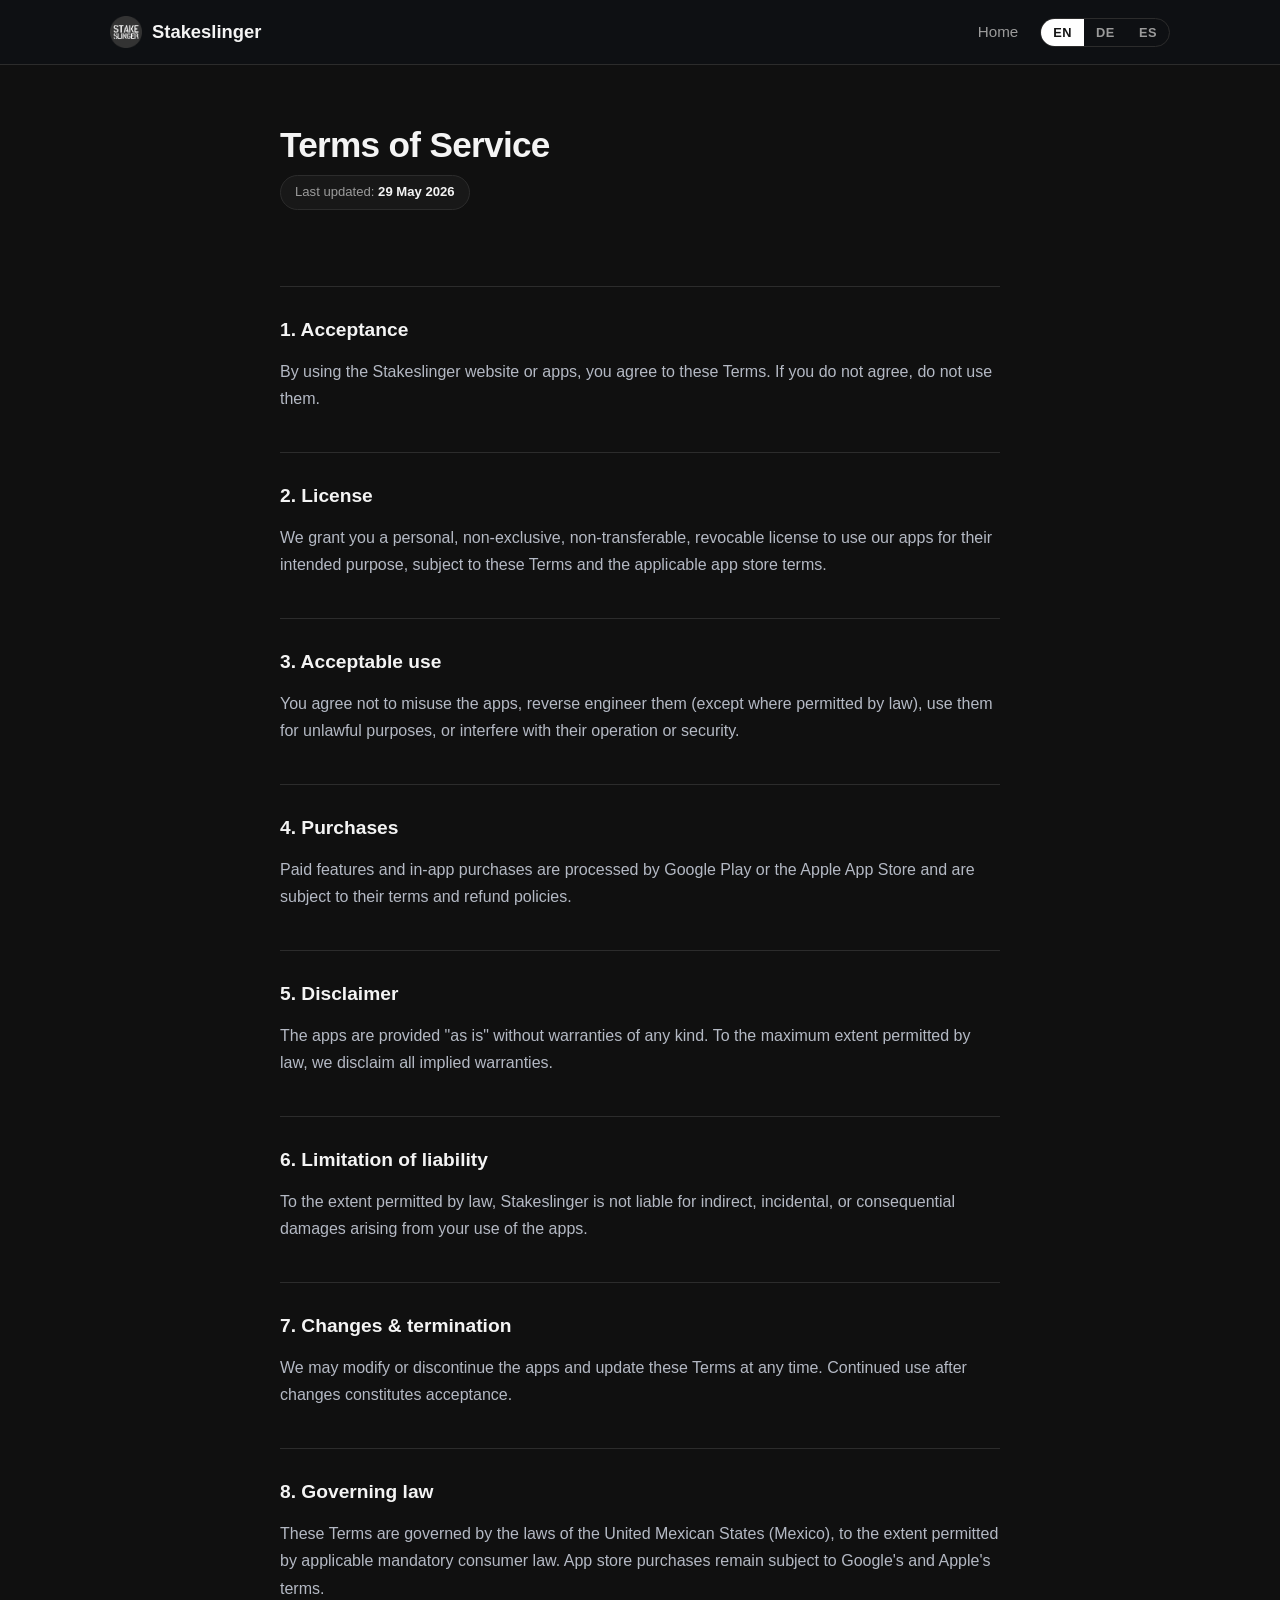
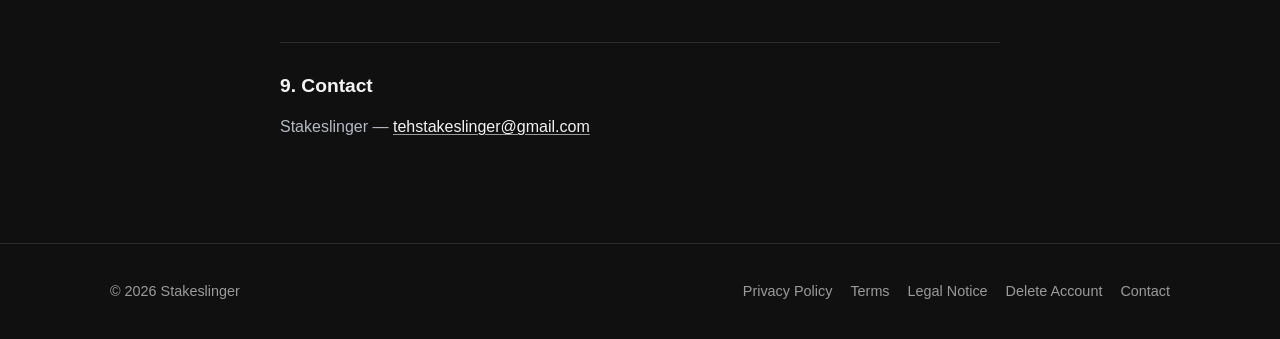
<file: terms.html>
<!DOCTYPE html>
<html lang="en">
<head>
  <meta charset="UTF-8">
  <meta name="viewport" content="width=device-width, initial-scale=1.0">
  <title>Terms of Service — Stakeslinger</title>
  <meta name="description" content="Terms of Service for Stakeslinger and its mobile apps.">
  <meta name="robots" content="index, follow">
  <link rel="canonical" href="https://stakeslinger.com/terms.html">
  <link rel="icon" href="/favicon.ico" sizes="any">
  <link rel="icon" type="image/png" href="/icons/icon-32.png">
  <meta name="theme-color" content="#101010">
  <link rel="stylesheet" href="/css/style.css?v=20260602">
</head>
<body>
  <header class="site-header">
    <div class="container nav">
      <a class="brand" href="/">
        <img src="/images/logo.png" alt="Stakeslinger" onerror="this.style.display='none'">
        <span>Stakeslinger</span>
      </a>
      <nav class="nav-links">
        <a href="/" class="hide-mobile"><span data-lang="en">Home</span><span data-lang="de">Start</span><span data-lang="es">Inicio</span></a>
        <div class="lang-toggle">
          <button data-set-lang="en">EN</button>
          <button data-set-lang="de">DE</button>
          <button data-set-lang="es">ES</button>
        </div>
      </nav>
    </div>
  </header>

  <main class="container legal">
    <div data-lang="en">
      <h1>Terms of Service</h1>
      <p class="updated">Last updated: <strong>29 May 2026</strong></p>

      <h2>1. Acceptance</h2>
      <p>By using the Stakeslinger website or apps, you agree to these Terms. If you do not agree, do not use them.</p>

      <h2>2. License</h2>
      <p>We grant you a personal, non-exclusive, non-transferable, revocable license to use our apps for
      their intended purpose, subject to these Terms and the applicable app store terms.</p>

      <h2>3. Acceptable use</h2>
      <p>You agree not to misuse the apps, reverse engineer them (except where permitted by law), use them
      for unlawful purposes, or interfere with their operation or security.</p>

      <h2>4. Purchases</h2>
      <p>Paid features and in-app purchases are processed by Google Play or the Apple App Store and are
      subject to their terms and refund policies.</p>

      <h2>5. Disclaimer</h2>
      <p>The apps are provided "as is" without warranties of any kind. To the maximum extent permitted by
      law, we disclaim all implied warranties.</p>

      <h2>6. Limitation of liability</h2>
      <p>To the extent permitted by law, Stakeslinger is not liable for indirect, incidental, or
      consequential damages arising from your use of the apps.</p>

      <h2>7. Changes &amp; termination</h2>
      <p>We may modify or discontinue the apps and update these Terms at any time. Continued use after
      changes constitutes acceptance.</p>

      <h2>8. Governing law</h2>
      <p>These Terms are governed by the laws of the United Mexican States (Mexico), to the extent permitted
      by applicable mandatory consumer law. App store purchases remain subject to Google's and Apple's terms.</p>

      <h2>9. Contact</h2>
      <p>Stakeslinger — <a href="mailto:tehstakeslinger@gmail.com">tehstakeslinger@gmail.com</a></p>
    </div>

    <div data-lang="de">
      <h1>Nutzungsbedingungen</h1>
      <p class="updated">Zuletzt aktualisiert: <strong>29. Mai 2026</strong></p>

      <h2>1. Geltung</h2>
      <p>Mit der Nutzung der Stakeslinger-Website oder -Apps stimmen Sie diesen Bedingungen zu. Wenn Sie
      nicht zustimmen, nutzen Sie diese bitte nicht.</p>

      <h2>2. Lizenz</h2>
      <p>Wir gewähren Ihnen eine persönliche, nicht-exklusive, nicht übertragbare, widerrufliche Lizenz
      zur bestimmungsgemäßen Nutzung unserer Apps, vorbehaltlich dieser Bedingungen und der jeweiligen
      App-Store-Bedingungen.</p>

      <h2>3. Zulässige Nutzung</h2>
      <p>Sie verpflichten sich, die Apps nicht zu missbrauchen, nicht zurückzuentwickeln (außer soweit
      gesetzlich erlaubt), nicht für rechtswidrige Zwecke zu nutzen und Betrieb oder Sicherheit nicht zu stören.</p>

      <h2>4. Käufe</h2>
      <p>Kostenpflichtige Funktionen und In-App-Käufe werden über Google Play oder den Apple App Store
      abgewickelt und unterliegen deren Bedingungen und Erstattungsrichtlinien.</p>

      <h2>5. Haftungsausschluss</h2>
      <p>Die Apps werden „wie besehen" ohne jegliche Gewährleistung bereitgestellt, soweit gesetzlich zulässig.</p>

      <h2>6. Haftungsbeschränkung</h2>
      <p>Soweit gesetzlich zulässig, haftet Stakeslinger nicht für mittelbare, zufällige oder Folgeschäden
      aus der Nutzung der Apps.</p>

      <h2>7. Änderungen &amp; Beendigung</h2>
      <p>Wir können die Apps ändern oder einstellen und diese Bedingungen jederzeit aktualisieren. Die
      fortgesetzte Nutzung nach Änderungen gilt als Zustimmung.</p>

      <h2>8. Anwendbares Recht</h2>
      <p>Es gilt das Recht der Vereinigten Mexikanischen Staaten (Mexiko), soweit zwingendes Verbraucherrecht
      dem nicht entgegensteht. App-Store-Käufe unterliegen weiterhin den Bedingungen von Google und Apple.</p>

      <h2>9. Kontakt</h2>
      <p>Stakeslinger — <a href="mailto:tehstakeslinger@gmail.com">tehstakeslinger@gmail.com</a></p>
    </div>

    <div data-lang="es">
      <h1>Términos del Servicio</h1>
      <p class="updated">Última actualización: <strong>29 de mayo de 2026</strong></p>

      <h2>1. Aceptación</h2>
      <p>Al usar el sitio web o las apps de Stakeslinger, usted acepta estos Términos. Si no está de acuerdo, no los utilice.</p>

      <h2>2. Licencia</h2>
      <p>Le otorgamos una licencia personal, no exclusiva, intransferible y revocable para usar nuestras apps
      conforme a su finalidad, sujeta a estos Términos y a los términos de la tienda de aplicaciones correspondiente.</p>

      <h2>3. Uso aceptable</h2>
      <p>Usted se compromete a no hacer mal uso de las apps, no realizar ingeniería inversa (salvo lo permitido
      por la ley), no usarlas con fines ilícitos ni interferir en su funcionamiento o seguridad.</p>

      <h2>4. Compras</h2>
      <p>Las funciones de pago y las compras dentro de la app se procesan a través de Google Play o de la
      App Store de Apple y están sujetas a sus términos y políticas de reembolso.</p>

      <h2>5. Exención de garantías</h2>
      <p>Las apps se proporcionan "tal cual", sin garantías de ningún tipo, en la máxima medida permitida por la ley.</p>

      <h2>6. Limitación de responsabilidad</h2>
      <p>En la medida permitida por la ley, Stakeslinger no será responsable de daños indirectos, incidentales
      o consecuentes derivados del uso de las apps.</p>

      <h2>7. Cambios y terminación</h2>
      <p>Podemos modificar o descontinuar las apps y actualizar estos Términos en cualquier momento. El uso
      continuado tras los cambios constituye aceptación.</p>

      <h2>8. Ley aplicable</h2>
      <p>Estos Términos se rigen por las leyes de los Estados Unidos Mexicanos (México), en la medida permitida
      por la legislación de protección al consumidor aplicable. Las compras en tiendas de aplicaciones siguen
      sujetas a los términos de Google y Apple.</p>

      <h2>9. Contacto</h2>
      <p>Stakeslinger — <a href="mailto:tehstakeslinger@gmail.com">tehstakeslinger@gmail.com</a></p>
    </div>
  </main>

  <footer class="site-footer">
    <div class="container footer-inner">
      <div>© <span id="year">2026</span> Stakeslinger</div>
      <nav class="footer-links">
        <a href="/privacy-policy.html"><span data-lang="en">Privacy Policy</span><span data-lang="de">Datenschutz</span><span data-lang="es">Privacidad</span></a>
        <a href="/terms.html"><span data-lang="en">Terms</span><span data-lang="de">AGB</span><span data-lang="es">Términos</span></a>
        <a href="/impressum.html"><span data-lang="en">Legal Notice</span><span data-lang="de">Rechtliches</span><span data-lang="es">Aviso legal</span></a>
        <a href="/delete-account.html"><span data-lang="en">Delete Account</span><span data-lang="de">Konto löschen</span><span data-lang="es">Eliminar cuenta</span></a>
        <a href="mailto:tehstakeslinger@gmail.com"><span data-lang="en">Contact</span><span data-lang="de">Kontakt</span><span data-lang="es">Contacto</span></a>
      </nav>
    </div>
  </footer>

  <script src="/js/main.js?v=20260602"></script>
</body>
</html>
</file>
<file: css/style.css>
/* Stakeslinger — shared styles */
:root {
  /* Monochrome palette matched to the logo (charcoal circle #333 + white) */
  --bg: #101010;
  --bg-elev: #181818;
  --bg-card: #1b1b1b;
  --circle: #333333;       /* logo circle color */
  --border: #2c2c2c;
  --text: #f4f4f4;
  --text-dim: #9b9b9b;
  --accent: #ffffff;       /* primary = white */
  --accent-ink: #141414;   /* text on white surfaces */
  --radius: 14px;
  --maxw: 1100px;
  --font: -apple-system, BlinkMacSystemFont, "Segoe UI", Roboto, Helvetica, Arial, sans-serif;
}

* { box-sizing: border-box; margin: 0; padding: 0; }

html { scroll-behavior: smooth; }

body {
  font-family: var(--font);
  background: var(--bg);
  color: var(--text);
  line-height: 1.6;
  -webkit-font-smoothing: antialiased;
  overflow-x: hidden;
}

a { color: var(--accent); text-decoration: none; }
a:hover { text-decoration: underline; }

img { max-width: 100%; display: block; }

.container { max-width: var(--maxw); margin: 0 auto; padding: 0 20px; }

/* ---------- Header ---------- */
.site-header {
  position: sticky;
  top: 0;
  z-index: 50;
  background: rgba(15, 17, 21, 0.85);
  backdrop-filter: blur(10px);
  border-bottom: 1px solid var(--border);
}
.nav {
  display: flex;
  align-items: center;
  justify-content: space-between;
  height: 64px;
}
.brand {
  display: flex;
  align-items: center;
  gap: 10px;
  font-weight: 700;
  font-size: 1.15rem;
  color: var(--text);
}
.brand img { height: 32px; width: auto; }
.brand:hover { text-decoration: none; }
.nav-links { display: flex; align-items: center; gap: 22px; }
.nav-links a { color: var(--text-dim); font-size: 0.95rem; }
.nav-links a:hover { color: var(--text); text-decoration: none; }

.lang-toggle {
  display: inline-flex;
  border: 1px solid var(--border);
  border-radius: 999px;
  overflow: hidden;
}
.lang-toggle button {
  background: transparent;
  border: 0;
  color: var(--text-dim);
  padding: 6px 12px;
  font-size: 0.8rem;
  font-weight: 600;
  cursor: pointer;
  letter-spacing: 0.04em;
}
.lang-toggle button.active { background: var(--accent); color: var(--accent-ink); }

/* ---------- Hero ---------- */
.hero {
  padding: 90px 0 70px;
  text-align: center;
  background:
    radial-gradient(900px 420px at 50% -12%, rgba(255,255,255,0.07), transparent 70%),
    var(--bg);
}
.hero img.logo { height: 96px; width: auto; margin: 0 auto 28px; }
.hero h1 { font-size: clamp(2.1rem, 5vw, 3.4rem); line-height: 1.1; letter-spacing: -0.02em; }
.hero p.lead { color: var(--text-dim); font-size: 1.2rem; max-width: 640px; margin: 18px auto 32px; }

.btn {
  display: inline-block;
  padding: 13px 26px;
  border-radius: 999px;
  font-weight: 600;
  font-size: 1rem;
  cursor: pointer;
  border: 1px solid transparent;
  transition: transform 0.12s ease, opacity 0.12s ease;
}
.btn:hover { text-decoration: none; transform: translateY(-1px); }
.btn-primary { background: var(--accent); color: var(--accent-ink); }
.btn-primary:hover { background: #e2e2e2; }
.btn-ghost { background: transparent; border-color: var(--border); color: var(--text); }
.btn-ghost:hover { border-color: var(--text-dim); }
.btn-row { display: flex; gap: 14px; justify-content: center; flex-wrap: wrap; }

/* ---------- Sections ---------- */
section { padding: 64px 0; }
section h2 { font-size: clamp(1.6rem, 3vw, 2.2rem); margin-bottom: 12px; text-align: center; }
section .sub { color: var(--text-dim); text-align: center; max-width: 620px; margin: 0 auto 44px; }

.grid { display: grid; gap: 22px; }
.grid-3 { grid-template-columns: repeat(3, 1fr); }
.grid-2 { grid-template-columns: repeat(2, 1fr); }

.card {
  background: var(--bg-card);
  border: 1px solid var(--border);
  border-radius: var(--radius);
  padding: 26px;
}
.card h3 { font-size: 1.2rem; margin-bottom: 8px; }
.card p { color: var(--text-dim); }
.card .icon { font-size: 1.8rem; margin-bottom: 14px; }

/* App cards */
.app-card { text-align: center; }
.app-solo { max-width: 560px; margin: 0 auto; padding: 40px 34px; }
.app-solo h3 { font-size: 1.8rem; letter-spacing: -0.01em; }
.app-solo > .badge { display: inline-block; margin-top: 12px; }
.app-solo > p { color: var(--text-dim); max-width: 420px; margin-left: auto; margin-right: auto; }
.app-card .app-icon {
  width: 92px; height: 92px; border-radius: 50%; margin: 0 auto 18px;
  background: var(--circle); border: 1px solid var(--border);
  display: flex; align-items: center; justify-content: center; font-size: 2.1rem;
  box-shadow: 0 6px 24px rgba(0,0,0,0.35);
}
/* real app icon image — rounded square (store style) */
.app-icon-img {
  width: 104px; height: 104px; border-radius: 24px; background: none; border: 0;
  padding: 0; overflow: hidden; box-shadow: 0 10px 30px rgba(0,0,0,0.5);
}
.app-icon-img img { width: 100%; height: 100%; object-fit: cover; display: block; }
.badge {
  display: inline-block; font-size: 0.7rem; font-weight: 700; letter-spacing: 0.05em;
  text-transform: uppercase; padding: 3px 10px; border-radius: 999px;
  background: rgba(255,255,255,0.10); color: var(--text); margin-top: 10px;
}
.badge.soon { background: transparent; color: var(--text-dim); border: 1px solid var(--border); }

.store-badges { display: flex; gap: 12px; justify-content: center; margin-top: 16px; flex-wrap: wrap; }
.store-badges a {
  display: inline-flex; align-items: center; gap: 8px;
  border: 1px solid var(--border); border-radius: 10px; padding: 8px 14px;
  color: var(--text); font-size: 0.85rem;
}
.store-badges a:hover { text-decoration: none; border-color: var(--accent); }

/* ---------- Contact ---------- */
.contact-box {
  background: var(--bg-card); border: 1px solid var(--border);
  border-radius: var(--radius); padding: 36px; text-align: center; max-width: 560px; margin: 0 auto;
}
.contact-box a.email { font-size: 1.3rem; font-weight: 600; color: var(--accent); }

/* ---------- Legal pages ---------- */
.legal { max-width: 760px; padding: 60px 20px 90px; }
.legal h1 { font-size: 2.2rem; line-height: 1.15; letter-spacing: -0.02em; margin-bottom: 10px; }
.legal h2 {
  font-size: 1.2rem; margin: 40px 0 12px; padding-top: 28px; text-align: left;
  border-top: 1px solid var(--border); color: var(--text);
}
.legal h3 { font-size: 1.05rem; margin: 22px 0 8px; }
.legal p, .legal li { color: #b4b9c4; line-height: 1.7; margin-bottom: 12px; }
.legal strong { color: var(--text); }
.legal ul { padding-left: 20px; margin-bottom: 14px; }
.legal li { margin-bottom: 7px; }
.legal a { color: var(--text); text-decoration: underline; text-underline-offset: 2px; text-decoration-color: var(--text-dim); }
.legal a:hover { text-decoration-color: var(--text); }

/* "Last updated" pill */
.legal .updated {
  display: inline-block; color: var(--text-dim); font-size: 0.82rem; margin-bottom: 36px;
  background: var(--bg-elev); border: 1px solid var(--border); border-radius: 999px; padding: 5px 14px;
}
.legal .updated strong { color: var(--text); }

/* tables — rounded, zebra */
.legal table {
  width: 100%; border-collapse: separate; border-spacing: 0; margin: 18px 0 8px;
  border: 1px solid var(--border); border-radius: 12px; overflow: hidden; font-size: 0.92rem;
}
.legal th, .legal td { padding: 12px 14px; text-align: left; border-bottom: 1px solid var(--border); }
.legal th { background: var(--bg-elev); color: var(--text); font-weight: 700; }
.legal td { color: #b4b9c4; vertical-align: top; }
.legal tbody tr:nth-child(even) td { background: rgba(255,255,255,0.02); }
.legal tbody tr:last-child td { border-bottom: 0; }

/* responsive table -> let it scroll if narrow */
@media (max-width: 560px) {
  .legal table, .legal thead, .legal tbody, .legal th, .legal td, .legal tr { display: revert; }
  .legal table { display: block; overflow-x: auto; }
}

/* ---------- Footer ---------- */
.site-footer {
  border-top: 1px solid var(--border);
  padding: 36px 0;
  color: var(--text-dim);
  font-size: 0.9rem;
}
.footer-inner { display: flex; justify-content: space-between; align-items: center; flex-wrap: wrap; gap: 16px; }
.footer-links { display: flex; gap: 18px; flex-wrap: wrap; }
.footer-links a { color: var(--text-dim); }
.footer-links a:hover { color: var(--text); text-decoration: none; }

/* ---------- Form ---------- */
.form { max-width: 440px; margin: 26px auto 0; text-align: left; }
.form label {
  display: block; font-size: 0.74rem; text-transform: uppercase; letter-spacing: 0.07em;
  color: var(--text-dim); margin: 18px 0 8px; font-weight: 700;
}
.form input, .form select, .form textarea {
  width: 100%; padding: 13px 15px; background: var(--bg);
  border: 1px solid var(--border); border-radius: 12px; color: var(--text);
  font-family: inherit; font-size: 0.98rem; line-height: 1.3;
  transition: border-color 0.15s ease, box-shadow 0.15s ease;
}
.form input::placeholder, .form textarea::placeholder { color: #5f6672; }
.form input:focus, .form select:focus, .form textarea:focus {
  outline: none; border-color: var(--accent); box-shadow: 0 0 0 3px rgba(255,255,255,0.09);
}
.form select {
  appearance: none; -webkit-appearance: none; -moz-appearance: none; cursor: pointer;
  padding-right: 42px;
  background-image: url("data:image/svg+xml,%3Csvg xmlns='http://www.w3.org/2000/svg' width='14' height='14' viewBox='0 0 24 24' fill='none' stroke='%239b9b9b' stroke-width='2.5' stroke-linecap='round' stroke-linejoin='round'%3E%3Cpolyline points='6 9 12 15 18 9'/%3E%3C/svg%3E");
  background-repeat: no-repeat; background-position: right 15px center;
}
.form textarea { min-height: 120px; resize: vertical; }
.form .btn {
  display: block; width: 100%; margin-top: 26px; border: 0; cursor: pointer;
  font-family: inherit; font-size: 1rem; padding: 14px 20px;
}
.form .note { color: var(--text-dim); font-size: 0.84rem; margin-top: 18px; line-height: 1.55; }

/* inline email + button row */
.field-inline { display: flex; gap: 10px; align-items: stretch; }
.field-inline input { flex: 1; min-width: 0; }
.field-inline .btn { width: auto; margin-top: 0; white-space: nowrap; padding: 14px 22px; }

/* segmented control (radio pills) */
.segment { display: flex; gap: 8px; margin-top: 0; }
.segment input { position: absolute; opacity: 0; width: 0; height: 0; pointer-events: none; }
.segment label {
  flex: 1; margin: 0; text-align: center; padding: 11px 8px; cursor: pointer;
  border: 1px solid var(--border); border-radius: 11px; background: var(--bg);
  color: var(--text-dim); font-size: 0.92rem; font-weight: 600;
  text-transform: none; letter-spacing: 0; transition: all 0.15s ease;
}
.segment label:hover { border-color: var(--text-dim); color: var(--text); }
.segment input:checked + label { border-color: var(--accent); background: rgba(255,255,255,0.08); color: var(--text); }
.segment input:focus-visible + label { box-shadow: 0 0 0 3px rgba(255,255,255,0.12); }

/* form inside a distinct card */
.form-card {
  background: var(--bg-card); border: 1px solid var(--border);
  border-radius: var(--radius); padding: 30px 28px;
}
.form-card .form { margin-top: 0; max-width: none; }
.form-card h3 { font-size: 1.15rem; margin-bottom: 6px; }
.form-card > p.hint { color: var(--text-dim); font-size: 0.92rem; margin-bottom: 6px; }

/* beta card accent */
.app-solo {
  background:
    radial-gradient(120% 80% at 50% 0%, rgba(245,179,1,0.06), transparent 60%),
    var(--bg-card);
}
.app-solo .form { max-width: 380px; }

/* ---------- Delete-account two-column layout ---------- */
.dl-grid { display: grid; grid-template-columns: 1fr 0.9fr; gap: 40px; align-items: start; }
.dl-info .eyebrow, .legal .eyebrow {
  display: inline-block; font-size: 0.74rem; font-weight: 700; letter-spacing: 0.09em;
  text-transform: uppercase; color: var(--text-dim); margin-bottom: 12px;
}
.dl-info .item { margin-bottom: 22px; }
.dl-info .item h2 { font-size: 1.05rem; margin: 0 0 6px; text-align: left; }
.dl-info .item p, .dl-info .item li { color: var(--text-dim); }
.dl-info ul { padding-left: 20px; margin-top: 4px; }
.dl-form { position: sticky; top: 88px; }

/* ---------- i18n visibility ---------- */
[data-lang] { display: none; }
html[lang="en"] [data-lang="en"] { display: revert; }
html[lang="de"] [data-lang="de"] { display: revert; }
html[lang="es"] [data-lang="es"] { display: revert; }
/* keep block-level i18n containers as block */
html[lang="en"] span[data-lang="en"],
html[lang="de"] span[data-lang="de"],
html[lang="es"] span[data-lang="es"] { display: inline; }

/* ---------- Responsive ---------- */
@media (max-width: 860px) {
  .dl-grid { grid-template-columns: 1fr; gap: 28px; }
  .dl-form { position: static; }
}
@media (max-width: 820px) {
  .grid-3 { grid-template-columns: 1fr; }
  .grid-2 { grid-template-columns: 1fr; }
  .nav-links { gap: 14px; }
  .nav-links a.hide-mobile { display: none; }
}
@media (max-width: 520px) {
  .field-inline { flex-direction: column; }
  .field-inline .btn { width: 100%; }
  .app-solo { padding: 32px 22px; }
  .form-card { padding: 24px 20px; }
}
</file>
